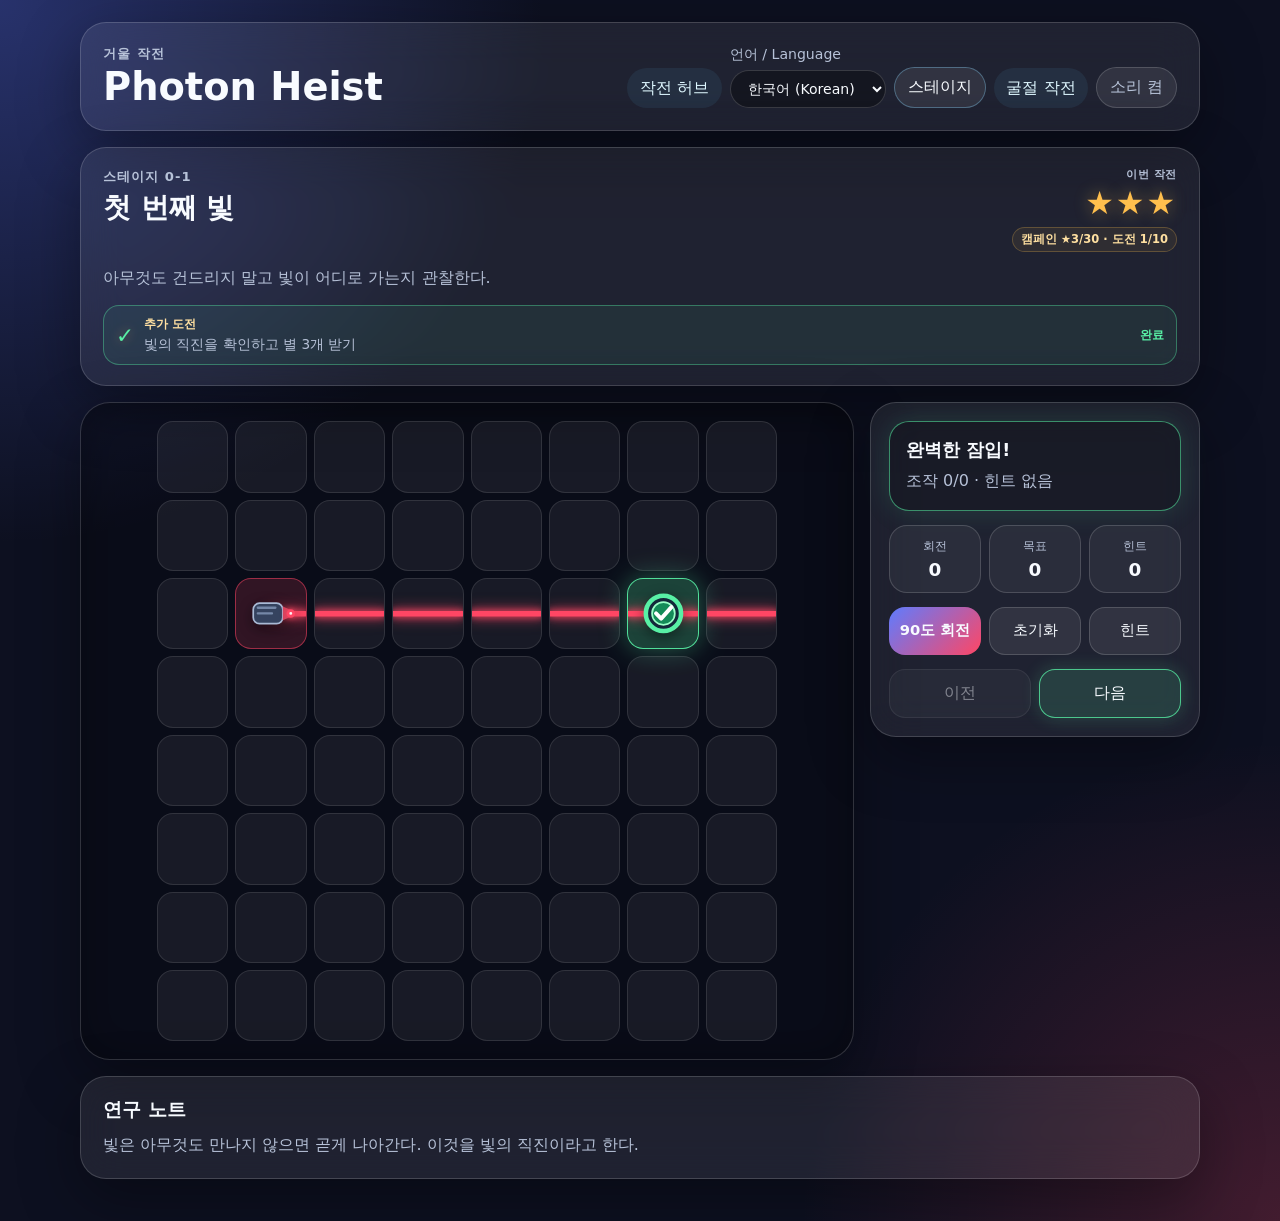
<file: games/photon_heist/index.html>
<!doctype html>
<html lang="ko">
<head>
  <meta charset="utf-8" />
  <meta name="viewport" content="width=device-width, initial-scale=1" />
  <title>Photon Heist: 빛의 도둑</title>
  <link rel="stylesheet" href="styles/style.css?v=20260710c" />
</head>
<body>
  <main class="app-shell">
    <header class="topbar">
      <div>
        <p class="eyebrow" id="chapterLabel">Mirror Mission · 거울 작전</p>
        <h1 id="gameTitle">Photon Heist: 빛의 도둑</h1>
      </div>
      <div class="header-controls">
        <a id="hubLink" class="glass-route-link" href="hub.html">⌂ 작전 허브</a>
        <label class="language-control">
          <span id="languageLabel">언어 / Language</span>
          <select id="languageSelect" aria-label="언어 / Language">
            <option value="ko">한국어 (Korean)</option>
            <option value="en">English (영어)</option>
          </select>
        </label>
        <button id="stageSelectBtn" class="stage-select-toggle" type="button">🗺 스테이지</button>
        <a id="glassRouteLink" class="glass-route-link" href="glass.html">◆ 굴절 실험</a>
        <button id="soundBtn" class="sound-toggle" type="button" aria-pressed="true">🔊 소리 켬</button>
      </div>
    </header>

    <section class="mission-card">
      <div class="mission-header">
        <div>
          <p class="stage-id" id="stageId">Stage 0-1</p>
          <h2 id="stageTitle">첫 번째 빛</h2>
        </div>
        <div class="mission-score">
          <span class="score-caption" id="currentStarsLabel">이번 미션</span>
          <div class="stars" id="stars" aria-label="stars">☆☆☆</div>
          <div class="campaign-progress" id="campaignProgress">누적 ★ 0/30 · ◆ 0/10</div>
        </div>
      </div>
      <p class="mission-intro" id="stageIntro">빛이 어디로 가는지 관찰한다.</p>
      <div class="challenge-strip" id="challengeStrip">
        <span class="challenge-icon" aria-hidden="true">◆</span>
        <div>
          <strong id="challengeLabel">추가 도전</strong>
          <p id="challengeText"></p>
        </div>
        <span id="challengeStatus" class="challenge-status"></span>
      </div>
    </section>

    <section class="game-area">
      <div class="board-wrap">
        <div id="board" class="board" role="grid" aria-label="Laser puzzle board"></div>
        <div id="effectLayer" class="effect-layer" aria-live="polite"></div>
      </div>

      <aside class="panel">
        <div class="status-box" id="statusBox">
          <strong id="statusTitle">미션 대기</strong>
          <p id="statusText">거울을 선택하고 회전해 본다.</p>
        </div>

        <div class="stats-grid">
          <div>
            <span id="rotationsLabel">회전 횟수</span>
            <strong id="rotationsValue">0</strong>
          </div>
          <div>
            <span id="targetLabel">목표</span>
            <strong id="targetValue">0</strong>
          </div>
          <div>
            <span id="hintUsedLabel">힌트</span>
            <strong id="hintUsedValue">0</strong>
          </div>
        </div>

        <div class="mirror-shot-control" id="mirrorShotControl" hidden>
          <div>
            <span id="mirrorShotsLabel">발사 횟수</span>
            <strong id="mirrorShotsValue">0 / 3</strong>
          </div>
          <button id="fireMirrorBtn" class="mirror-fire-button" type="button">▶ 레이저 발사</button>
        </div>

        <div class="objective-tracker" id="objectiveTracker" hidden>
          <span class="objective-tracker-label" id="objectiveTrackerLabel">작전 순서</span>
          <div class="objective-steps" id="objectiveSteps"></div>
        </div>

        <div class="controls">
          <button id="rotateBtn" class="primary" type="button">90° 회전</button>
          <button id="resetBtn" type="button">초기화</button>
          <button id="hintBtn" type="button">힌트</button>
        </div>

        <div class="level-controls">
          <button id="prevBtn" type="button">이전</button>
          <button id="nextBtn" type="button">다음</button>
        </div>
      </aside>
    </section>

    <section class="note-card">
      <h3 id="noteTitle">연구 노트</h3>
      <p id="noteText">스테이지를 클리어하면 짧은 물리 설명이 표시된다.</p>
    </section>
  </main>

  <div id="stageModal" class="modal-backdrop" role="dialog" aria-modal="true" aria-labelledby="stageModalTitle" hidden>
    <section class="stage-select-card">
      <header class="stage-select-header">
        <div>
          <p class="eyebrow" id="stageModalEyebrow">Mission Map</p>
          <h2 id="stageModalTitle">스테이지 선택</h2>
          <p id="progressSummary" class="progress-summary"></p>
        </div>
        <button id="closeStageModalBtn" class="modal-close" type="button" aria-label="닫기">×</button>
      </header>
      <div id="stageSelectGrid" class="stage-select-grid"></div>
      <footer class="stage-select-footer">
        <button id="resetProgressBtn" class="danger-subtle" type="button">진행도 초기화</button>
      </footer>
    </section>
  </div>

  <div id="chapterModal" class="modal-backdrop" role="dialog" aria-modal="true" aria-labelledby="chapterCompleteTitle" hidden>
    <section class="chapter-complete-card">
      <div class="chapter-emblem" aria-hidden="true">✓</div>
      <p class="eyebrow" id="chapterCompleteEyebrow">Mirror Mission Complete</p>
      <h2 id="chapterCompleteTitle">거울 작전 완료!</h2>
      <p id="chapterCompleteText" class="chapter-complete-text"></p>
      <div class="chapter-results">
        <div><span id="chapterStarsLabel">획득 별</span><strong id="chapterStarsValue">0/30</strong></div>
        <div><span id="chapterChallengesLabel">추가 도전</span><strong id="chapterChallengesValue">0/10</strong></div>
      </div>
      <div class="chapter-actions">
        <button id="chapterMapBtn" class="primary" type="button">스테이지 지도</button>
        <button id="closeChapterBtn" type="button">계속 플레이</button>
      </div>
    </section>
  </div>

  <script src="src/streamlit_bridge.js?v=20260710c"></script>
  <script src="src/i18n.js?v=20260710c"></script>
  <script src="src/levels.js?v=20260710c"></script>
  <script src="src/text_fixes.js?v=20260710c"></script>
  <script src="src/raycaster.js?v=20260710c"></script>
  <script src="src/renderer.js?v=20260710c"></script>
  <script src="src/game.js?v=20260710c"></script>
</body>
</html>
</file>
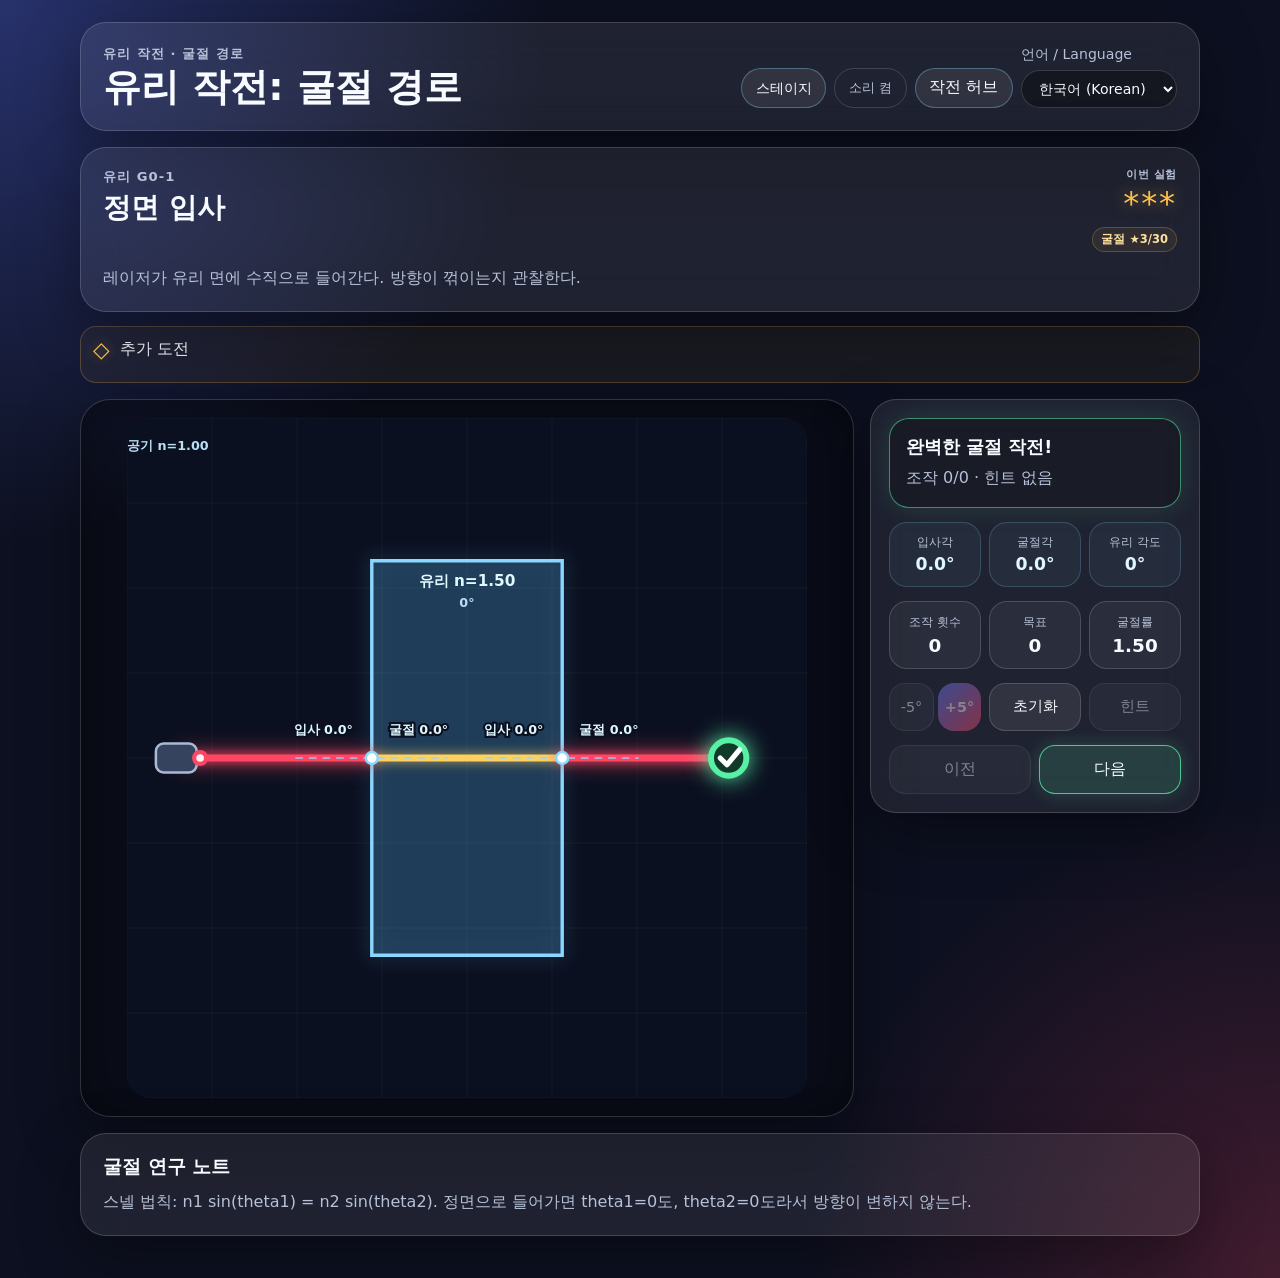
<file: games/photon_heist/glass.html>
<!doctype html>
<html lang="ko">
<head>
  <meta charset="utf-8" />
  <meta name="viewport" content="width=device-width, initial-scale=1" />
  <title>Glass Route · Photon Heist</title>
  <link rel="stylesheet" href="styles/style.css?v=20260710c" />
  <link rel="stylesheet" href="styles/glass.css?v=20260710c" />
</head>
<body>
  <main class="app-shell">
    <header class="topbar glass-topbar">
      <div>
        <p class="eyebrow" id="glassChapter">Prototype 2 · Glass Route</p>
        <h1 id="glassGameTitle">유리 작전: 굴절 경로</h1>
      </div>
      <div class="header-controls">
        <button id="glassStageSelectBtn" class="stage-select-trigger" type="button" aria-label="스테이지 선택">스테이지</button>
        <button id="glassSoundBtn" class="sound-btn" type="button" aria-pressed="true">소리 켬</button>
        <a class="back-link" id="backToMirrors" href="hub.html">← 작전 허브</a>
        <label class="language-control">
          <span id="glassLanguageLabel">언어 / Language</span>
          <select id="glassLanguageSelect" aria-label="언어 / Language">
            <option value="ko">한국어 (Korean)</option>
            <option value="en">English (영어)</option>
          </select>
        </label>
      </div>
    </header>

    <section class="mission-card">
      <div class="mission-header">
        <div>
          <p class="stage-id" id="glassStageId">Glass G0-1</p>
          <h2 id="glassStageTitle">정면 입사</h2>
        </div>
        <div class="mission-score">
          <span class="score-caption" id="glassStarsLabel">이번 실험</span>
          <div class="stars" id="glassStars">☆☆☆</div>
          <div class="campaign-progress" id="glassProgress">굴절 ★ 0/30</div>
        </div>
      </div>
      <p class="mission-intro" id="glassStageIntro"></p>
    </section>

    <section class="challenge-strip" id="glassChallengeStrip" hidden>
      <span class="challenge-icon">◇</span>
      <span class="challenge-label" id="glassChallengeLabel">추가 도전</span>
      <span id="glassChallengeText"></span>
      <span class="challenge-status" id="glassChallengeStatus"></span>
    </section>

    <section class="glass-layout">
      <div class="glass-board-wrap">
        <svg id="glassBoard" class="glass-board" viewBox="0 0 800 800" role="img" aria-label="Refraction experiment board"></svg>
      </div>

      <aside class="panel glass-panel">
        <div class="status-box" id="glassStatusBox">
          <strong id="glassStatusTitle">경로 관찰</strong>
          <p id="glassStatusText">법선과 굴절 경로를 비교한다.</p>
        </div>

        <div class="prediction-control" id="glassPredictionControl" hidden>
          <strong id="glassPredictionQuestion">어느 쪽으로 꺾일까?</strong>
          <div id="glassPredictionOptions" class="prediction-options"></div>
          <small id="glassPredictionFeedback"></small>
        </div>

        <div class="glass-angle-grid">
          <div><span id="incidenceLabel">입사각</span><strong id="incidenceValue">0°</strong></div>
          <div><span id="refractionLabel">굴절각</span><strong id="refractionValue">0°</strong></div>
          <div><span id="glassAngleLabel">레이저 각도</span><strong id="glassAngleValue">0°</strong></div>
        </div>

        <div class="stats-grid">
          <div><span id="glassRotationsLabel">조작 횟수</span><strong id="glassRotationsValue">0</strong></div>
          <div><span id="glassTargetLabel">목표</span><strong id="glassTargetValue">0</strong></div>
          <div><span id="glassIndexLabel">굴절률</span><strong id="glassIndexValue">1.50</strong></div>
        </div>

        <div class="shot-control" id="glassShotControl" hidden>
          <div>
            <span id="glassShotsLabel">발사 횟수</span>
            <strong id="glassShotsValue">0 / 3</strong>
          </div>
          <button id="fireGlassBtn" class="fire-button" type="button">▶ 레이저 발사</button>
        </div>

        <div class="glass-objective-tracker" id="glassObjectiveTracker" hidden>
          <span id="glassObjectiveTrackerLabel">작전 순서</span>
          <div class="glass-objective-steps">
            <div class="glass-objective-step" id="glassShardStep"><b>◆</b><span id="glassShardStepLabel">정보 조각</span></div>
            <span aria-hidden="true">→</span>
            <div class="glass-objective-step" id="glassExitStep"><b>✓</b><span id="glassExitStepLabel">탈출</span></div>
          </div>
        </div>

        <div class="controls glass-controls">
          <div class="rotate-pair">
            <button id="rotateMinusBtn" type="button">−5°</button>
            <button id="rotatePlusBtn" class="primary" type="button">+5°</button>
          </div>
          <div class="rotate-pair fine-rotate-pair" id="fineRotatePair" hidden>
            <button id="fineRotateMinusBtn" type="button">−1° 미세</button>
            <button id="fineRotatePlusBtn" type="button">+1° 미세</button>
          </div>
          <button id="resetGlassBtn" type="button">초기화</button>
          <button id="glassHintBtn" type="button">힌트</button>
        </div>

        <div class="level-controls">
          <button id="prevGlassBtn" type="button">이전</button>
          <button id="nextGlassBtn" type="button">다음</button>
        </div>
      </aside>
    </section>

    <section class="note-card">
      <h3 id="glassNoteTitle">굴절 연구 노트</h3>
      <p id="glassNoteText">실험을 완료하면 굴절 설명이 표시된다.</p>
    </section>
  </main>

  <div id="glassStageModal" class="modal-backdrop" role="dialog" aria-modal="true" aria-labelledby="glassModalTitle" hidden>
    <div class="stage-select-card">
      <div class="stage-select-header">
        <div>
          <h2 id="glassModalTitle">굴절 스테이지</h2>
          <p class="progress-summary" id="glassProgressSummary"></p>
        </div>
        <button id="closeGlassModalBtn" class="modal-close" type="button" aria-label="닫기">×</button>
      </div>
      <div id="glassStageGrid" class="stage-select-grid"></div>
      <div style="margin-top:14px;text-align:right">
        <button id="resetGlassProgressBtn" type="button" style="font-size:0.8rem;opacity:0.6">기록 초기화</button>
      </div>
    </div>
  </div>

  <script src="src/streamlit_bridge.js?v=20260710c"></script>
  <script src="src/optics.js?v=20260710c"></script>
  <script src="src/glass_levels.js?v=20260710c"></script>
  <script src="src/text_fixes.js?v=20260710c"></script>
  <script src="src/glass_game.js?v=20260710c"></script>
</body>
</html>
</file>
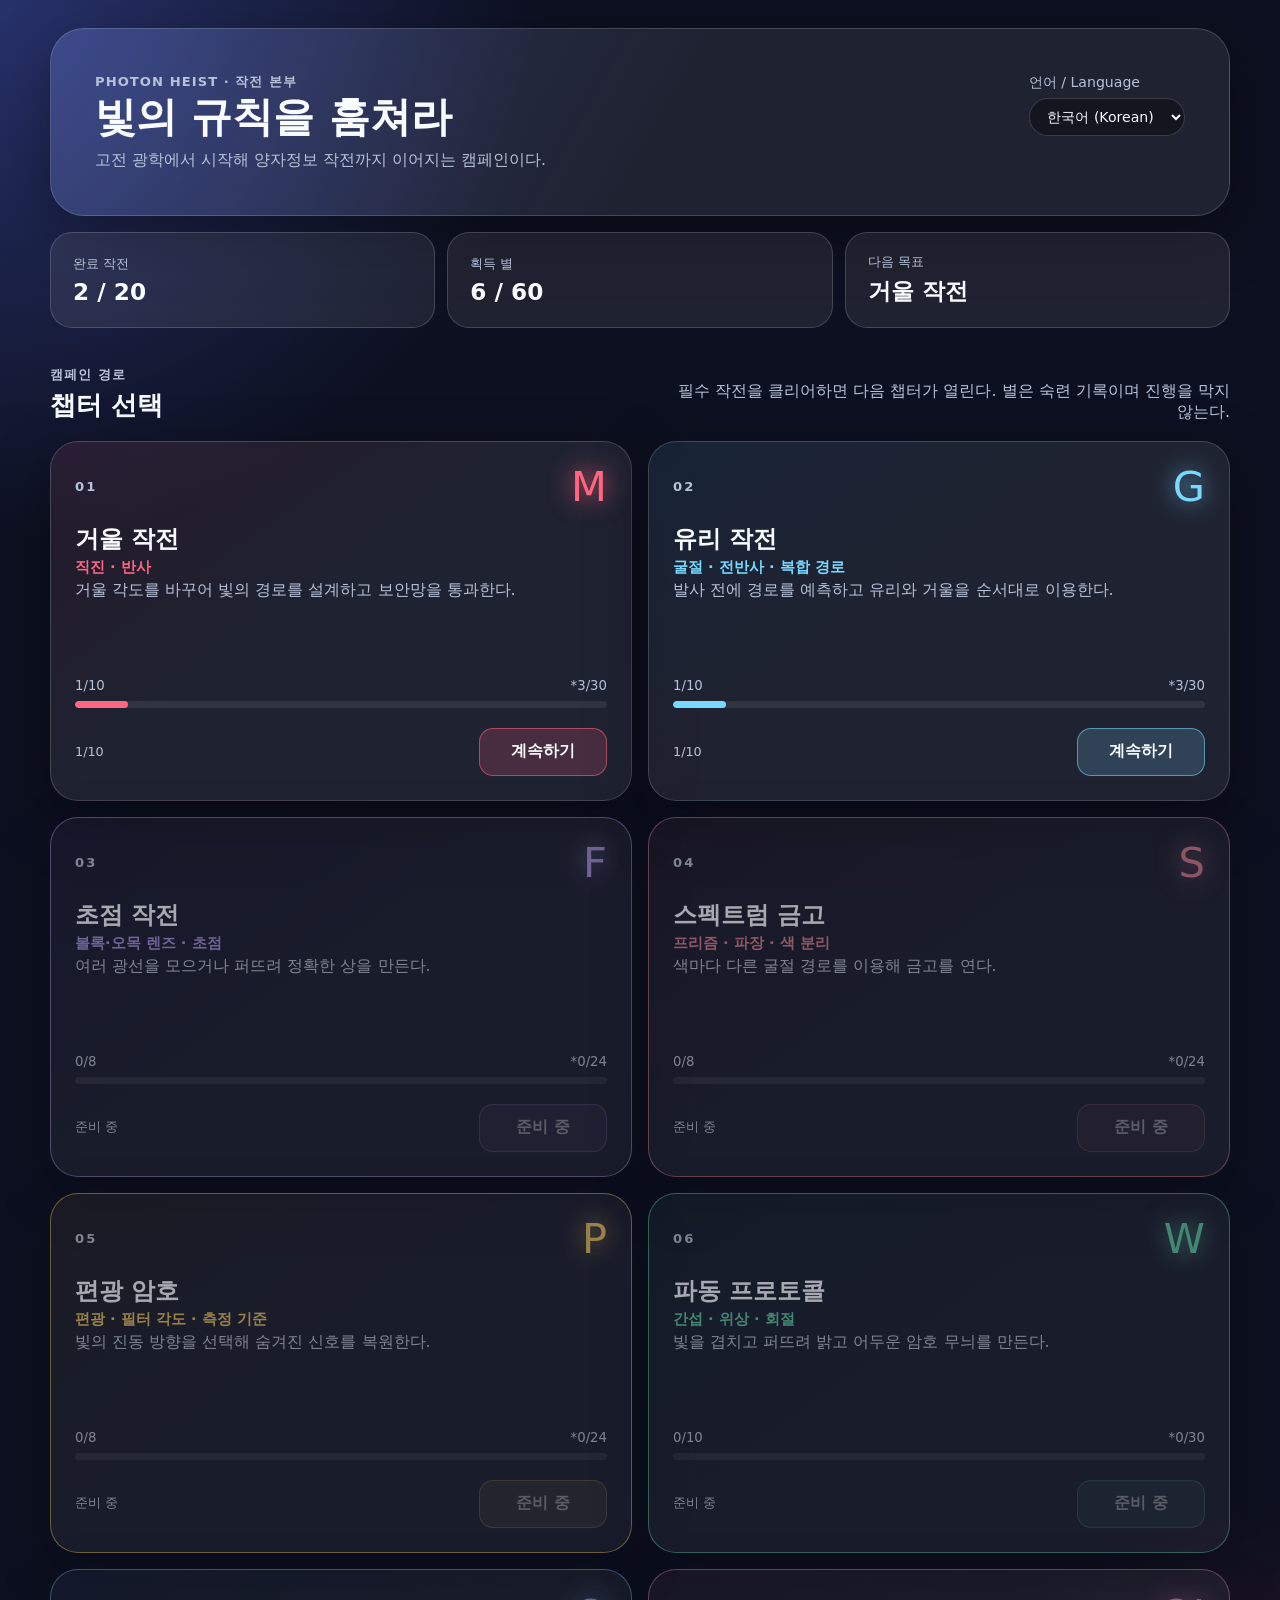
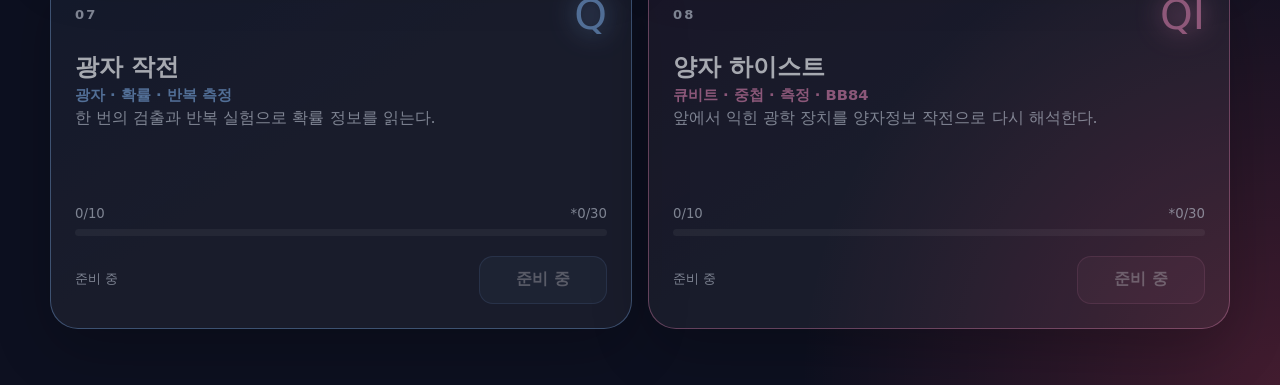
<file: games/photon_heist/hub.html>
<!doctype html>
<html lang="ko">
<head>
  <meta charset="utf-8" />
  <meta name="viewport" content="width=device-width, initial-scale=1" />
  <title>Photon Heist · 작전 허브</title>
  <link rel="stylesheet" href="styles/style.css?v=20260710c" />
  <link rel="stylesheet" href="styles/hub.css?v=20260710c" />
</head>
<body>
  <main class="hub-shell">
    <header class="hub-hero">
      <div>
        <p class="eyebrow" id="hubEyebrow">Photon Heist · 작전 본부</p>
        <h1 id="hubTitle">빛의 규칙을 훔쳐라</h1>
        <p id="hubIntro">고전 광학에서 시작해 양자정보 작전까지 이어지는 캠페인이다.</p>
      </div>
      <label class="language-control hub-language">
        <span id="hubLanguageLabel">언어 / Language</span>
        <select id="hubLanguageSelect" aria-label="언어 / Language">
          <option value="ko">한국어 (Korean)</option>
          <option value="en">English (영어)</option>
        </select>
      </label>
    </header>

    <section class="hub-summary" aria-label="전체 진행도">
      <div><span id="hubCompletedLabel">완료 작전</span><strong id="hubCompleted">0 / 20</strong></div>
      <div><span id="hubStarsLabel">획득 별</span><strong id="hubStars">0 / 60</strong></div>
      <div><span id="hubNextLabel">다음 목표</span><strong id="hubNext">거울 작전</strong></div>
    </section>

    <section class="hub-section-heading">
      <div>
        <p class="eyebrow" id="campaignEyebrow">Campaign Route</p>
        <h2 id="campaignTitle">챕터 선택</h2>
      </div>
      <p id="unlockRule">필수 작전 클리어로 다음 챕터가 열린다. 별은 숙련 기록이며 진행을 막지 않는다.</p>
    </section>

    <section class="chapter-grid" id="chapterGrid" aria-live="polite"></section>
  </main>

  <script src="src/streamlit_bridge.js?v=20260710c"></script>
  <script src="src/chapters.js?v=20260710c"></script>
  <script src="src/text_fixes.js?v=20260710c"></script>
  <script src="src/hub.js?v=20260710c"></script>
</body>
</html>
</file>
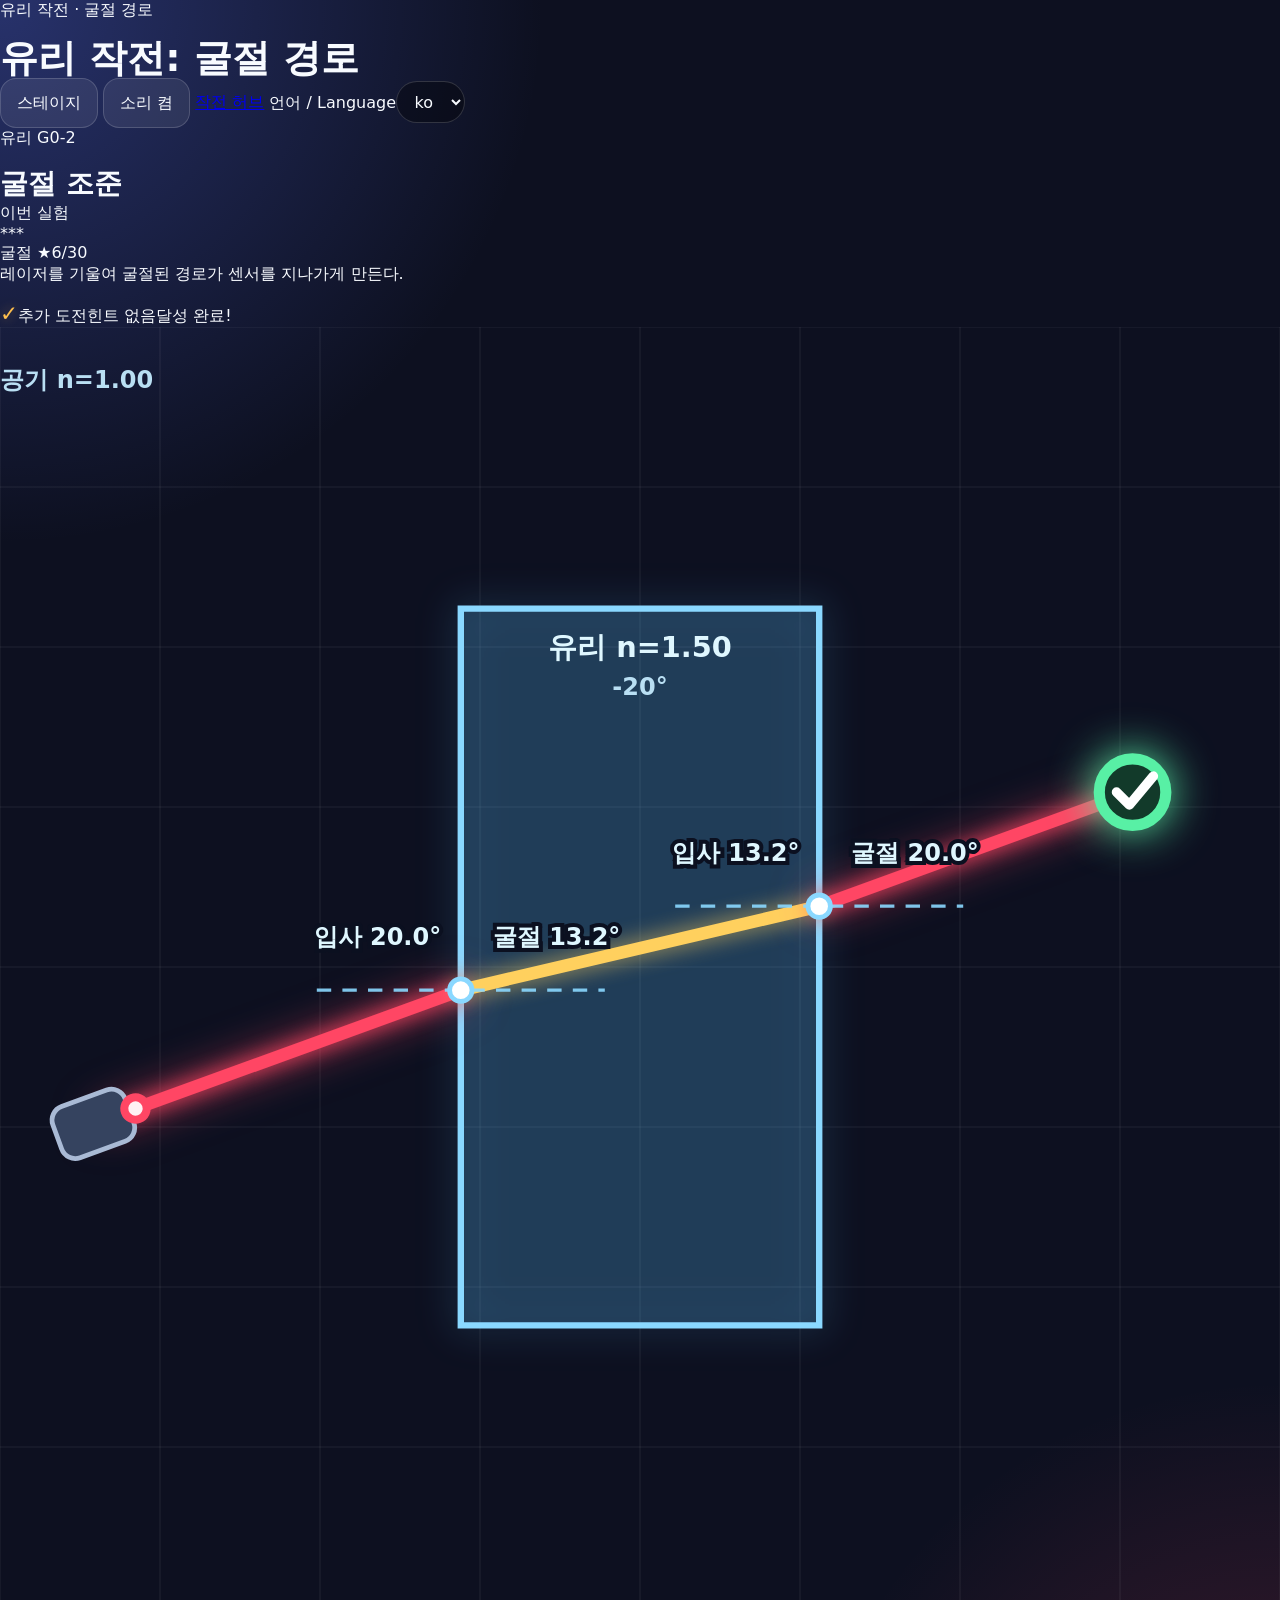
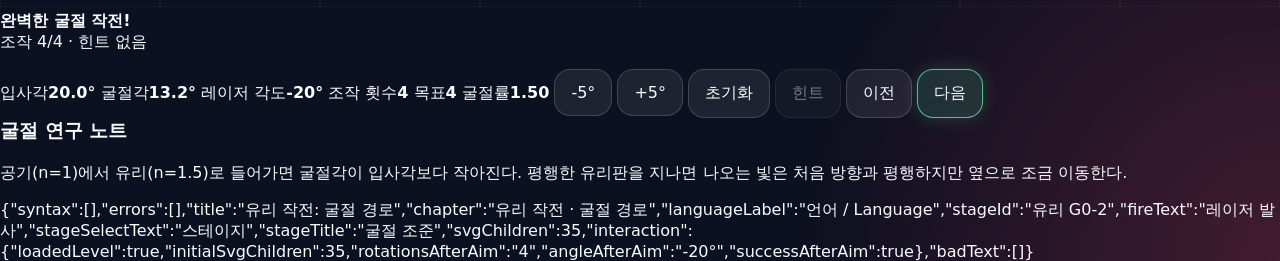
<file: games/photon_heist/tests/glass_runtime_probe.html>
<!doctype html>
<html lang="ko">
<head>
  <meta charset="utf-8">
  <title>Photon Heist Glass Runtime Probe</title>
  <script>
    window.__probeErrors = [];
    window.__probeSyntax = [];
    window.__probeCurrentScript = "inline";
    function probeSyntax(name, url) {
      if (window.location.protocol === "file:") return;
      try {
        var xhr = new XMLHttpRequest();
        xhr.open("GET", url, false);
        xhr.send(null);
        new Function(xhr.responseText);
      } catch (error) {
        window.__probeSyntax.push(name + " | " + error.name + " | " + error.message);
      }
    }
    [
      ["streamlit_bridge.js", "../src/streamlit_bridge.js?v=20260710c"],
      ["optics.js", "../src/optics.js?v=20260710c"],
      ["glass_levels.js", "../src/glass_levels.js?v=20260710c"],
      ["text_fixes.js", "../src/text_fixes.js?v=20260710c"],
      ["glass_game.js", "../src/glass_game.js?v=20260710c"]
    ].forEach(function (item) { probeSyntax(item[0], item[1]); });
    window.addEventListener("error", function (event) {
      window.__probeErrors.push([
        window.__probeCurrentScript,
        event.message,
        event.filename,
        event.lineno,
        event.colno
      ].join(" | "));
    });
    window.addEventListener("load", function () {
      window.setTimeout(function () {
        var output = document.getElementById("probeOutput");
        var board = document.getElementById("glassBoard");
        var interaction = {
          loadedLevel: false,
          initialSvgChildren: board ? board.children.length : -1,
          rotationsAfterAim: null,
          angleAfterAim: null,
          successAfterAim: false
        };
        try {
          if (typeof loadGlassLevel === "function") {
            loadGlassLevel(1);
            interaction.loadedLevel = document.getElementById("glassStageId").textContent.indexOf("G0-2") !== -1;
            var minus = document.getElementById("rotateMinusBtn");
            if (minus) {
              minus.click();
              minus.click();
              minus.click();
              minus.click();
            }
            interaction.rotationsAfterAim = document.getElementById("glassRotationsValue").textContent;
            interaction.angleAfterAim = document.getElementById("glassAngleValue").textContent;
            interaction.successAfterAim = document.getElementById("glassStatusBox").classList.contains("success");
          }
        } catch (error) {
          window.__probeErrors.push("interaction | " + error.name + " | " + error.message);
        }
        var bodyText = document.body ? document.body.textContent : "";
        var badPatterns = ["쨌", "罐", "諛", "怨", "嫄", "援", "鍮", "吏", "痢", "?꾨", "?덉", "?묒", "?뚰", "?좊", "?"];
        output.textContent = JSON.stringify({
          syntax: window.__probeSyntax,
          errors: window.__probeErrors,
          title: document.getElementById("glassGameTitle").textContent,
          chapter: document.getElementById("glassChapter").textContent,
          languageLabel: document.getElementById("glassLanguageLabel").textContent,
          stageId: document.getElementById("glassStageId").textContent,
          fireText: document.getElementById("fireGlassBtn").textContent,
          stageSelectText: document.getElementById("glassStageSelectBtn").textContent,
          stageTitle: document.getElementById("glassStageTitle").textContent,
          svgChildren: board ? board.children.length : -1,
          interaction: interaction,
          badText: badPatterns.filter(function (pattern) { return bodyText.indexOf(pattern) !== -1; })
        });
      }, 300);
    });
  </script>
  <link rel="stylesheet" href="../styles/style.css?v=20260710c">
  <link rel="stylesheet" href="../styles/glass.css?v=20260710c">
</head>
<body>
  <main>
    <p id="glassChapter"></p>
    <h1 id="glassGameTitle"></h1>
    <button id="glassStageSelectBtn" type="button"></button>
    <button id="glassSoundBtn" type="button"></button>
    <a id="backToMirrors" href="../hub.html"></a>
    <label><span id="glassLanguageLabel"></span><select id="glassLanguageSelect"><option value="ko">ko</option><option value="en">en</option></select></label>
    <p id="glassStageId"></p>
    <h2 id="glassStageTitle"></h2>
    <span id="glassStarsLabel"></span>
    <div id="glassStars"></div>
    <div id="glassProgress"></div>
    <p id="glassStageIntro"></p>
    <section id="glassChallengeStrip" hidden><span class="challenge-icon"></span><span id="glassChallengeLabel"></span><span id="glassChallengeText"></span><span id="glassChallengeStatus"></span></section>
    <svg id="glassBoard" viewBox="0 0 800 800"></svg>
    <div id="glassStatusBox"><strong id="glassStatusTitle"></strong><p id="glassStatusText"></p></div>
    <div id="glassPredictionControl" hidden><strong id="glassPredictionQuestion"></strong><div id="glassPredictionOptions"></div><small id="glassPredictionFeedback"></small></div>
    <span id="incidenceLabel"></span><strong id="incidenceValue"></strong>
    <span id="refractionLabel"></span><strong id="refractionValue"></strong>
    <span id="glassAngleLabel"></span><strong id="glassAngleValue"></strong>
    <span id="glassRotationsLabel"></span><strong id="glassRotationsValue"></strong>
    <span id="glassTargetLabel"></span><strong id="glassTargetValue"></strong>
    <span id="glassIndexLabel"></span><strong id="glassIndexValue"></strong>
    <div id="glassShotControl" hidden><span id="glassShotsLabel"></span><strong id="glassShotsValue"></strong><button id="fireGlassBtn" type="button"></button></div>
    <div id="glassObjectiveTracker" hidden><span id="glassObjectiveTrackerLabel"></span><div><div id="glassShardStep"><b></b><span id="glassShardStepLabel"></span></div><div id="glassExitStep"><b></b><span id="glassExitStepLabel"></span></div></div></div>
    <button id="rotateMinusBtn" type="button"></button>
    <button id="rotatePlusBtn" type="button"></button>
    <div id="fineRotatePair" hidden><button id="fineRotateMinusBtn" type="button"></button><button id="fineRotatePlusBtn" type="button"></button></div>
    <button id="resetGlassBtn" type="button"></button>
    <button id="glassHintBtn" type="button"></button>
    <button id="prevGlassBtn" type="button"></button>
    <button id="nextGlassBtn" type="button"></button>
    <h3 id="glassNoteTitle"></h3>
    <p id="glassNoteText"></p>
    <div id="glassStageModal" hidden><h2 id="glassModalTitle"></h2><p id="glassProgressSummary"></p><div id="glassStageGrid"></div><button id="closeGlassModalBtn" type="button"></button><button id="resetGlassProgressBtn" type="button"></button></div>
    <div id="probeOutput">pending</div>
  </main>
  <script>window.__probeCurrentScript = "streamlit_bridge.js";</script>
  <script src="../src/streamlit_bridge.js?v=20260710c"></script>
  <script>window.__probeCurrentScript = "optics.js";</script>
  <script src="../src/optics.js?v=20260710c"></script>
  <script>window.__probeCurrentScript = "glass_levels.js";</script>
  <script src="../src/glass_levels.js?v=20260710c"></script>
  <script>window.__probeCurrentScript = "text_fixes.js";</script>
  <script src="../src/text_fixes.js?v=20260710c"></script>
  <script>window.__probeCurrentScript = "glass_game.js";</script>
  <script src="../src/glass_game.js?v=20260710c"></script>
  <script>window.__probeCurrentScript = "after-glass";</script>
</body>
</html>
</file>
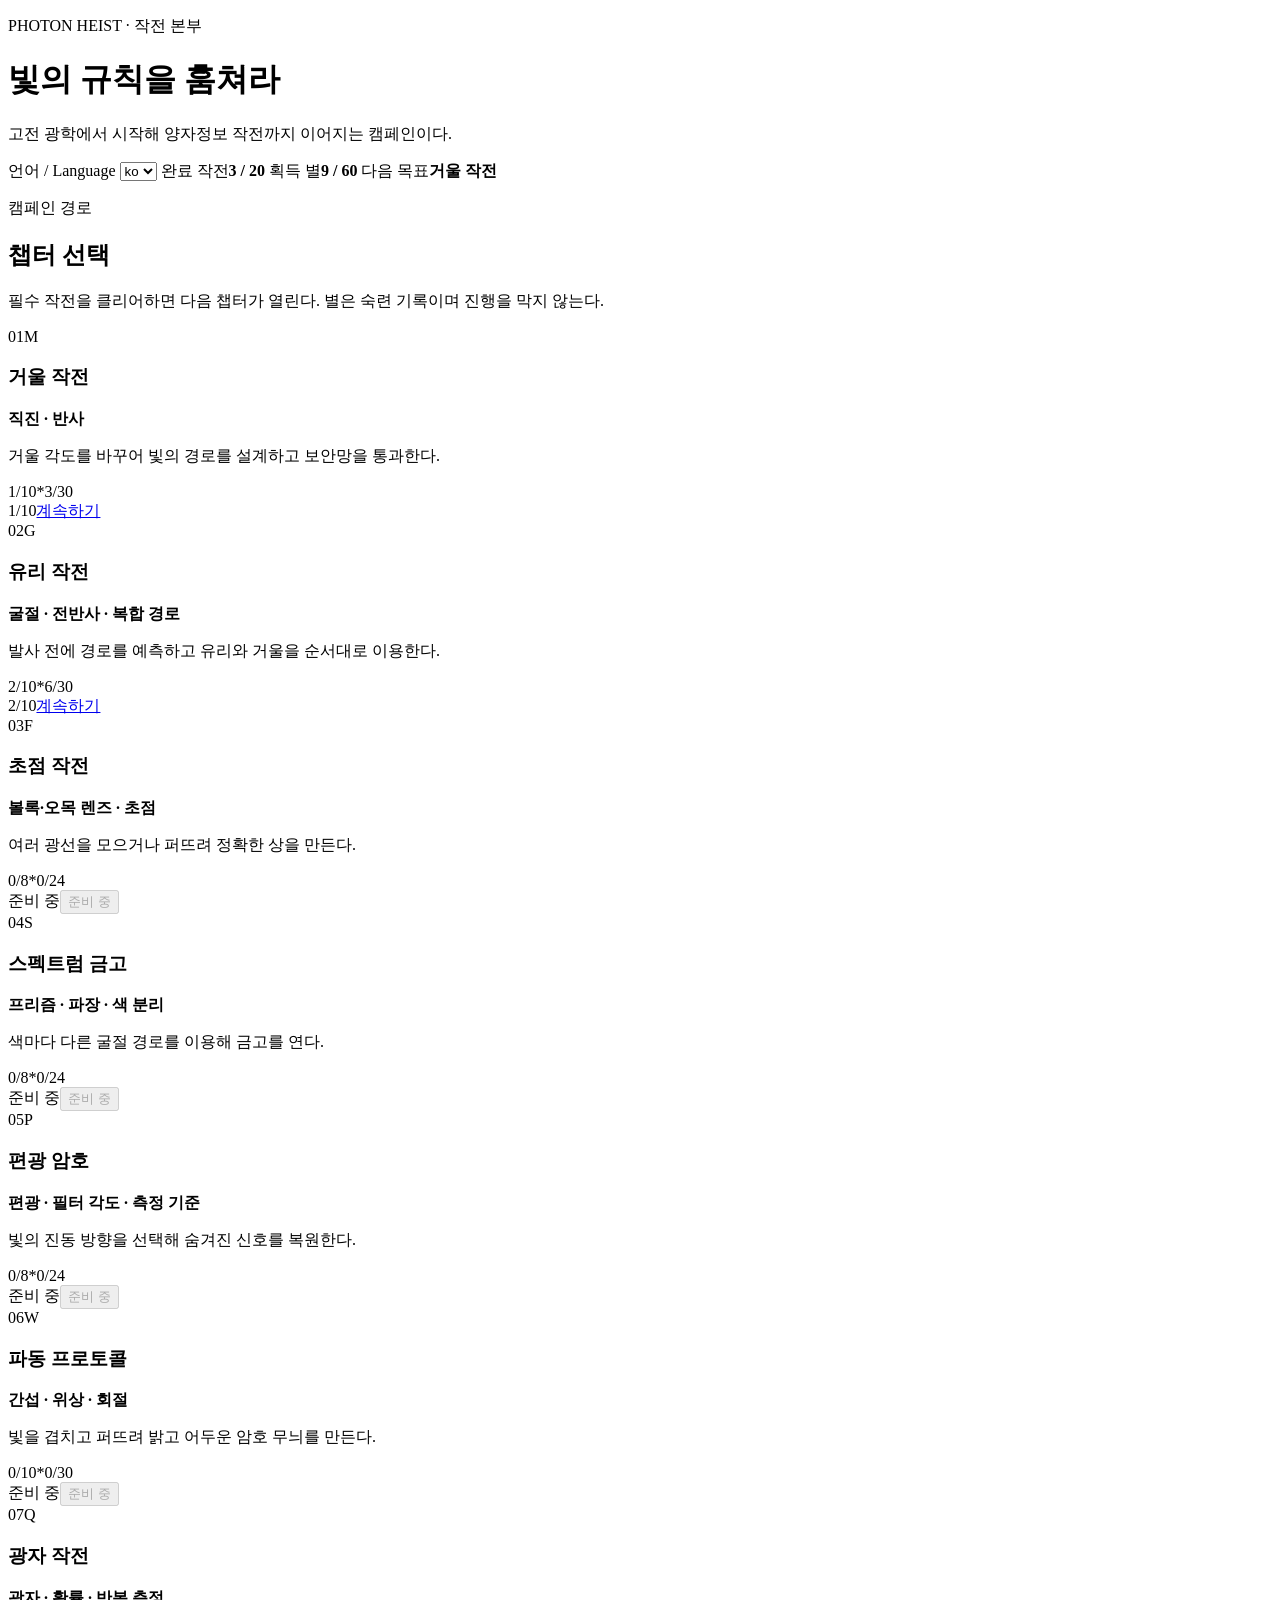
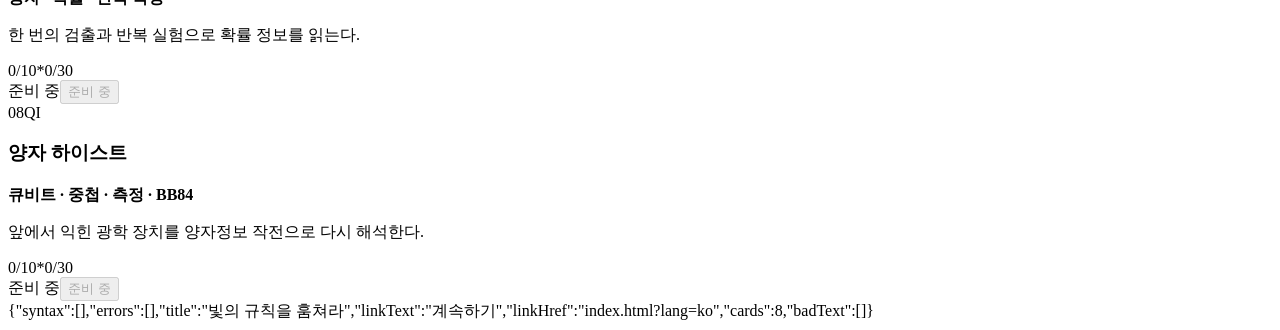
<file: games/photon_heist/tests/hub_runtime_probe.html>
<!doctype html>
<html lang="ko">
<head>
  <meta charset="utf-8">
  <title>Photon Heist Hub Runtime Probe</title>
  <script>
    window.__probeErrors = [];
    window.__probeSyntax = [];
    window.__probeCurrentScript = "inline";
    try {
      localStorage.setItem("photonHeistProgressV1", JSON.stringify({
        bestStars: { "0-1": 3 },
        bestRotations: { "0-1": 0 },
        bestShots: {},
        challenges: {},
        unlockedIndex: 1
      }));
    } catch (_) {}
    function probeSyntax(name, url) {
      if (window.location.protocol === "file:") return;
      try {
        var xhr = new XMLHttpRequest();
        xhr.open("GET", url, false);
        xhr.send(null);
        new Function(xhr.responseText);
      } catch (error) {
        window.__probeSyntax.push(name + " | " + error.name + " | " + error.message);
      }
    }
    [
      ["streamlit_bridge.js", "../src/streamlit_bridge.js?v=20260710c"],
      ["chapters.js", "../src/chapters.js?v=20260710c"],
      ["text_fixes.js", "../src/text_fixes.js?v=20260710c"],
      ["hub.js", "../src/hub.js?v=20260710c"]
    ].forEach(function (item) { probeSyntax(item[0], item[1]); });
    window.addEventListener("error", function (event) {
      window.__probeErrors.push([
        window.__probeCurrentScript,
        event.message,
        event.filename,
        event.lineno,
        event.colno
      ].join(" | "));
    });
    window.addEventListener("load", function () {
      window.setTimeout(function () {
        var output = document.getElementById("probeOutput");
        var firstLink = document.querySelector(".chapter-enter");
        var bodyText = document.body ? document.body.textContent : "";
        var badPatterns = ["쨌", "罐", "諛", "怨", "嫄", "援", "鍮", "吏", "痢", "?꾨", "?덉", "?묒", "?뚰", "?좊", "?"];
        output.textContent = JSON.stringify({
          syntax: window.__probeSyntax,
          errors: window.__probeErrors,
          title: document.getElementById("hubTitle").textContent,
          linkText: firstLink ? firstLink.textContent : "",
          linkHref: firstLink ? firstLink.getAttribute("href") : "",
          cards: document.querySelectorAll(".chapter-card").length,
          badText: badPatterns.filter(function (pattern) { return bodyText.indexOf(pattern) !== -1; })
        });
      }, 250);
    });
  </script>
</head>
<body>
  <main>
    <p id="hubEyebrow"></p>
    <h1 id="hubTitle"></h1>
    <p id="hubIntro"></p>
    <label id="hubLanguageLabel"></label>
    <select id="hubLanguageSelect"><option value="ko">ko</option><option value="en">en</option></select>
    <span id="hubCompletedLabel"></span><strong id="hubCompleted"></strong>
    <span id="hubStarsLabel"></span><strong id="hubStars"></strong>
    <span id="hubNextLabel"></span><strong id="hubNext"></strong>
    <p id="campaignEyebrow"></p>
    <h2 id="campaignTitle"></h2>
    <p id="unlockRule"></p>
    <div id="chapterGrid"></div>
    <div id="probeOutput">pending</div>
  </main>
  <script>window.__probeCurrentScript = "streamlit_bridge.js";</script>
  <script src="../src/streamlit_bridge.js?v=20260710c"></script>
  <script>window.__probeCurrentScript = "chapters.js";</script>
  <script src="../src/chapters.js?v=20260710c"></script>
  <script>window.__probeCurrentScript = "text_fixes.js";</script>
  <script src="../src/text_fixes.js?v=20260710c"></script>
  <script>window.__probeCurrentScript = "hub.js";</script>
  <script src="../src/hub.js?v=20260710c"></script>
  <script>window.__probeCurrentScript = "after-hub";</script>
</body>
</html>
</file>
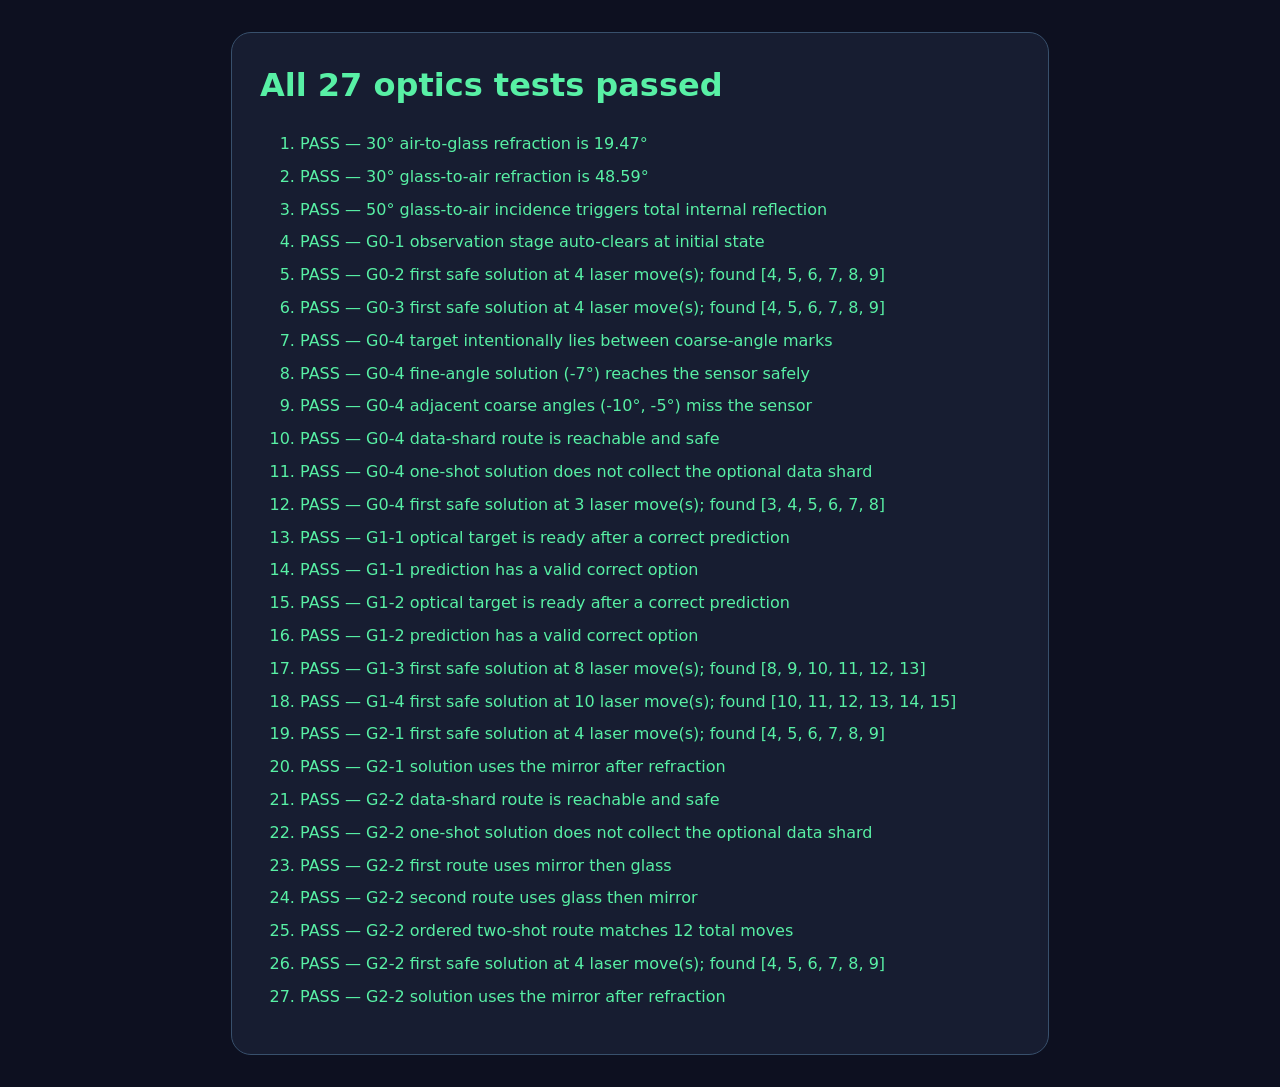
<file: games/photon_heist/tests/optics_test.html>
<!doctype html>
<html lang="en">
<head>
  <meta charset="utf-8" />
  <title>Photon Heist Optics Tests</title>
  <style>
    body { margin: 0; padding: 32px; color: #eef7ff; background: #0d1020; font: 16px/1.55 system-ui; }
    main { max-width: 760px; margin: auto; padding: 28px; border: 1px solid #38506c; border-radius: 20px; background: #171d31; }
    h1 { margin-top: 0; }
    li { margin: 8px 0; }
    .pass { color: #58f0a5; }
    .fail { color: #ff7087; white-space: pre-wrap; }
  </style>
</head>
<body>
  <main>
    <h1 id="result">Running optics tests…</h1>
    <ol id="results"></ol>
  </main>
  <script src="../src/optics.js"></script>
  <script src="../src/glass_levels.js"></script>
  <script>
    const output = document.getElementById("results");
    let passed = 0;

    function assert(condition, message) {
      if (!condition) throw new Error(message);
      const item = document.createElement("li");
      item.className = "pass";
      item.textContent = `PASS — ${message}`;
      output.appendChild(item);
      passed += 1;
    }

    function near(actual, expected, tolerance = 0.05) {
      return Math.abs(actual - expected) <= tolerance;
    }

    function segmentIntersectsAABB(p1, p2, rect) {
      const dx = p2.x - p1.x, dy = p2.y - p1.y;
      let tmin = 0, tmax = 1;
      for (const [p, q] of [
        [-dx, p1.x - rect.x1], [dx, rect.x2 - p1.x],
        [-dy, p1.y - rect.y1], [dy, rect.y2 - p1.y]
      ]) {
        if (Math.abs(p) < 1e-9) {
          if (q < 0) return false;
          continue;
        }
        const t = q / p;
        if (p < 0) tmin = Math.max(tmin, t);
        else tmax = Math.min(tmax, t);
        if (tmin > tmax) return false;
      }
      return true;
    }

    function isSafe(trace, level) {
      return !(level.dangerZones || []).some(zone =>
        trace.segments.some(seg => segmentIntersectsAABB(seg.start, seg.end, zone))
      );
    }

    try {
      const airToGlass = Optics.refract(
        { x: Math.cos(Math.PI / 6), y: Math.sin(Math.PI / 6) },
        { x: 1, y: 0 },
        1,
        1.5
      );
      assert(!airToGlass.tir && near(airToGlass.refractionAngle, 19.47), "30° air-to-glass refraction is 19.47°");

      const glassToAir = Optics.refract(
        { x: Math.cos(Math.PI / 6), y: Math.sin(Math.PI / 6) },
        { x: 1, y: 0 },
        1.5,
        1
      );
      assert(!glassToAir.tir && near(glassToAir.refractionAngle, 48.59), "30° glass-to-air refraction is 48.59°");

      const totalInternalReflection = Optics.refract(
        { x: Math.cos(50 * Math.PI / 180), y: Math.sin(50 * Math.PI / 180) },
        { x: 1, y: 0 },
        1.5,
        1
      );
      assert(totalInternalReflection.tir, "50° glass-to-air incidence triggers total internal reflection");

      GLASS_LEVELS.forEach(level => {
        // Build sensor using the game's sensorFromSolution logic (handles laser vs glass mode)
        let solSource, solGlass;
        if (level.rotateMode === "laser") {
          solSource = { ...level.source, angle: level.solutionAngle };
          solGlass  = { ...level.glass, angle: level.glass.initialAngle };
        } else {
          solSource = level.source;
          solGlass  = { ...level.glass, angle: level.solutionAngle };
        }
        const solTrace = Optics.traceRay({
          source: solSource,
          glass: solGlass,
          mirrors: level.mirrors || []
        });
        const solSeg = solTrace.segments[solTrace.segments.length - 1];
        const sensorT = level.sensorT || 0.68;
        const sensor = {
          x: solSeg.start.x + (solSeg.end.x - solSeg.start.x) * sensorT,
          y: solSeg.start.y + (solSeg.end.y - solSeg.start.y) * sensorT,
          radius: level.sensorRadius || 0.026
        };

        if (level.fineStepDeg) {
          const coarseStep = level.stepDeg || 5;
          const offset = level.solutionAngle - level.source.angle;
          assert(Math.abs(offset / coarseStep - Math.round(offset / coarseStep)) > 1e-6,
            `${level.id} target intentionally lies between coarse-angle marks`);
          assert(Optics.traceHitsSensor(solTrace, sensor) && isSafe(solTrace, level),
            `${level.id} fine-angle solution (${level.solutionAngle}°) reaches the sensor safely`);
          const lowerAngle = level.source.angle + Math.floor(offset / coarseStep) * coarseStep;
          const upperAngle = level.source.angle + Math.ceil(offset / coarseStep) * coarseStep;
          const coarseNeighborsMiss = [lowerAngle, upperAngle].every(angle => {
            const trace = Optics.traceRay({
              source: { ...level.source, angle },
              glass: { ...level.glass, angle: level.glass.initialAngle },
              mirrors: level.mirrors || []
            });
            return !Optics.traceHitsSensor(trace, sensor);
          });
          assert(coarseNeighborsMiss,
            `${level.id} adjacent coarse angles (${lowerAngle}°, ${upperAngle}°) miss the sensor`);
        }

        if (level.shardAngle !== undefined) {
          const shardTrace = Optics.traceRay({
            source: { ...level.source, angle: level.shardAngle },
            glass: { ...level.glass, angle: level.glass.initialAngle },
            mirrors: level.mirrors || []
          });
          const shardSeg = shardTrace.segments[shardTrace.segments.length - 1];
          const shardT = level.shardT || 0.72;
          const shard = {
            x: shardSeg.start.x + (shardSeg.end.x - shardSeg.start.x) * shardT,
            y: shardSeg.start.y + (shardSeg.end.y - shardSeg.start.y) * shardT,
            radius: level.shardRadius || 0.018
          };
          assert(Optics.traceHitsSensor(shardTrace, shard) && isSafe(shardTrace, level),
            `${level.id} data-shard route is reachable and safe`);
          assert(!Optics.traceHitsSensor(solTrace, shard),
            `${level.id} one-shot solution does not collect the optional data shard`);
          if (level.requiresShard) {
            const shardTypes = shardTrace.events.map(event => event.type);
            const solutionTypes = solTrace.events.map(event => event.type);
            assert(shardTypes[0] === "mirror" && shardTypes.includes("refraction"),
              `${level.id} first route uses mirror then glass`);
            assert(solutionTypes[0] === "refraction" && solutionTypes.includes("mirror"),
              `${level.id} second route uses glass then mirror`);
            const sequenceMoves = Math.abs(level.shardAngle - level.source.angle) / (level.stepDeg || 5)
              + Math.abs(level.solutionAngle - level.shardAngle) / (level.stepDeg || 5);
            assert(sequenceMoves === level.targetRotations,
              `${level.id} ordered two-shot route matches ${level.targetRotations} total moves`);
          }
        }

        // Observation stages: should auto-clear at the initial state
        if (!level.rotatable) {
          const trace = Optics.traceRay({
            source: level.source,
            glass: { ...level.glass, angle: level.glass.initialAngle },
            mirrors: level.mirrors || []
          });
          assert(Optics.traceHitsSensor(trace, sensor), level.prediction
            ? `${level.id} optical target is ready after a correct prediction`
            : `${level.id} observation stage auto-clears at initial state`);
          if (level.prediction) {
            assert(level.prediction.options.some(option => option.id === level.prediction.correct),
              `${level.id} prediction has a valid correct option`);
          }
          return;
        }

        // Laser rotation: search both directions and require a danger-zone-safe hit.
        if (level.rotateMode === "laser") {
          const startAngle = level.source.angle;
          const expectedRotations = level.firstSolutionRotations ?? level.targetRotations;
          const maxChecks = expectedRotations + 5;
          const successfulRotations = [];
          const steps = [level.stepDeg || 5];
          if (level.fineStepDeg) steps.push(level.fineStepDeg);
          let frontier = new Set([startAngle]);
          for (let moves = 0; moves <= maxChecks; moves++) {
            const hitAtThisCost = [...frontier].some(angle => {
              const trace = Optics.traceRay({
                source: { ...level.source, angle },
                glass:  { ...level.glass, angle: level.glass.initialAngle },
                mirrors: level.mirrors || []
              });
              return Optics.traceHitsSensor(trace, sensor) && isSafe(trace, level);
            });
            if (hitAtThisCost) successfulRotations.push(moves);
            const next = new Set(frontier);
            frontier.forEach(angle => steps.forEach(step => {
              next.add(angle - step);
              next.add(angle + step);
            }));
            frontier = next;
          }
          assert(successfulRotations.length > 0 && successfulRotations[0] === expectedRotations,
            `${level.id} first safe solution at ${expectedRotations} laser move(s); found [${successfulRotations.join(", ")}]`);
          if (level.mirrors?.length) {
            assert(solTrace.events.some(event => event.type === "mirror"),
              `${level.id} solution uses the mirror after refraction`);
          }
          return;
        }

        // Glass rotation: verify solution hits sensor and initial state does not
        const solGlassTrace = Optics.traceRay({
          source: level.source,
          glass: { ...level.glass, angle: level.solutionAngle },
          mirrors: level.mirrors || []
        });
        assert(Optics.traceHitsSensor(solGlassTrace, sensor),
          `${level.id} solution glass angle (${level.solutionAngle}°) hits sensor`);
        const initGlassTrace = Optics.traceRay({
          source: level.source,
          glass: { ...level.glass, angle: level.glass.initialAngle },
          mirrors: level.mirrors || []
        });
        assert(!Optics.traceHitsSensor(initGlassTrace, sensor),
          `${level.id} initial glass angle misses sensor`);
      });

      document.getElementById("result").className = "pass";
      document.getElementById("result").textContent = `All ${passed} optics tests passed`;
      document.body.dataset.testStatus = "passed";
    } catch (error) {
      const item = document.createElement("li");
      item.className = "fail";
      item.textContent = `FAIL — ${error.stack || error.message}`;
      output.appendChild(item);
      document.getElementById("result").className = "fail";
      document.getElementById("result").textContent = "Optics tests failed";
      document.body.dataset.testStatus = "failed";
    }
  </script>
</body>
</html>
</file>
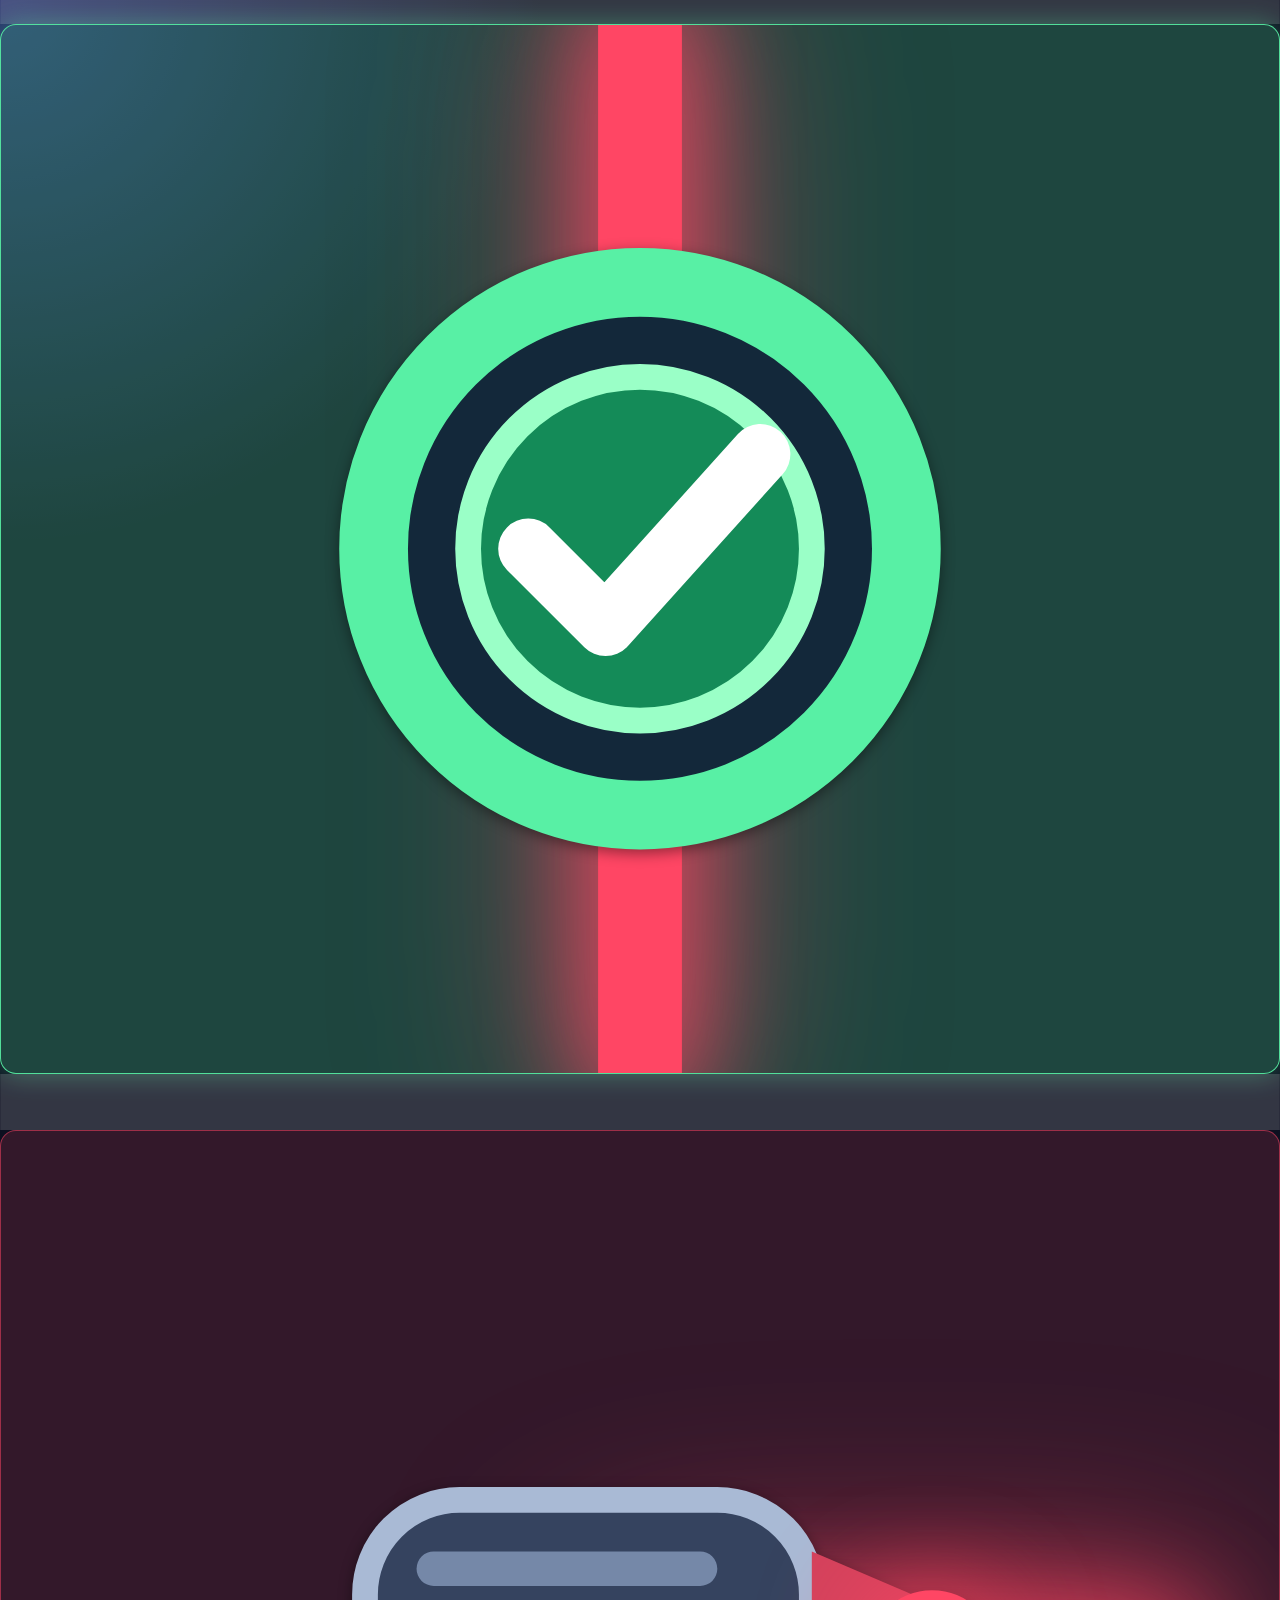
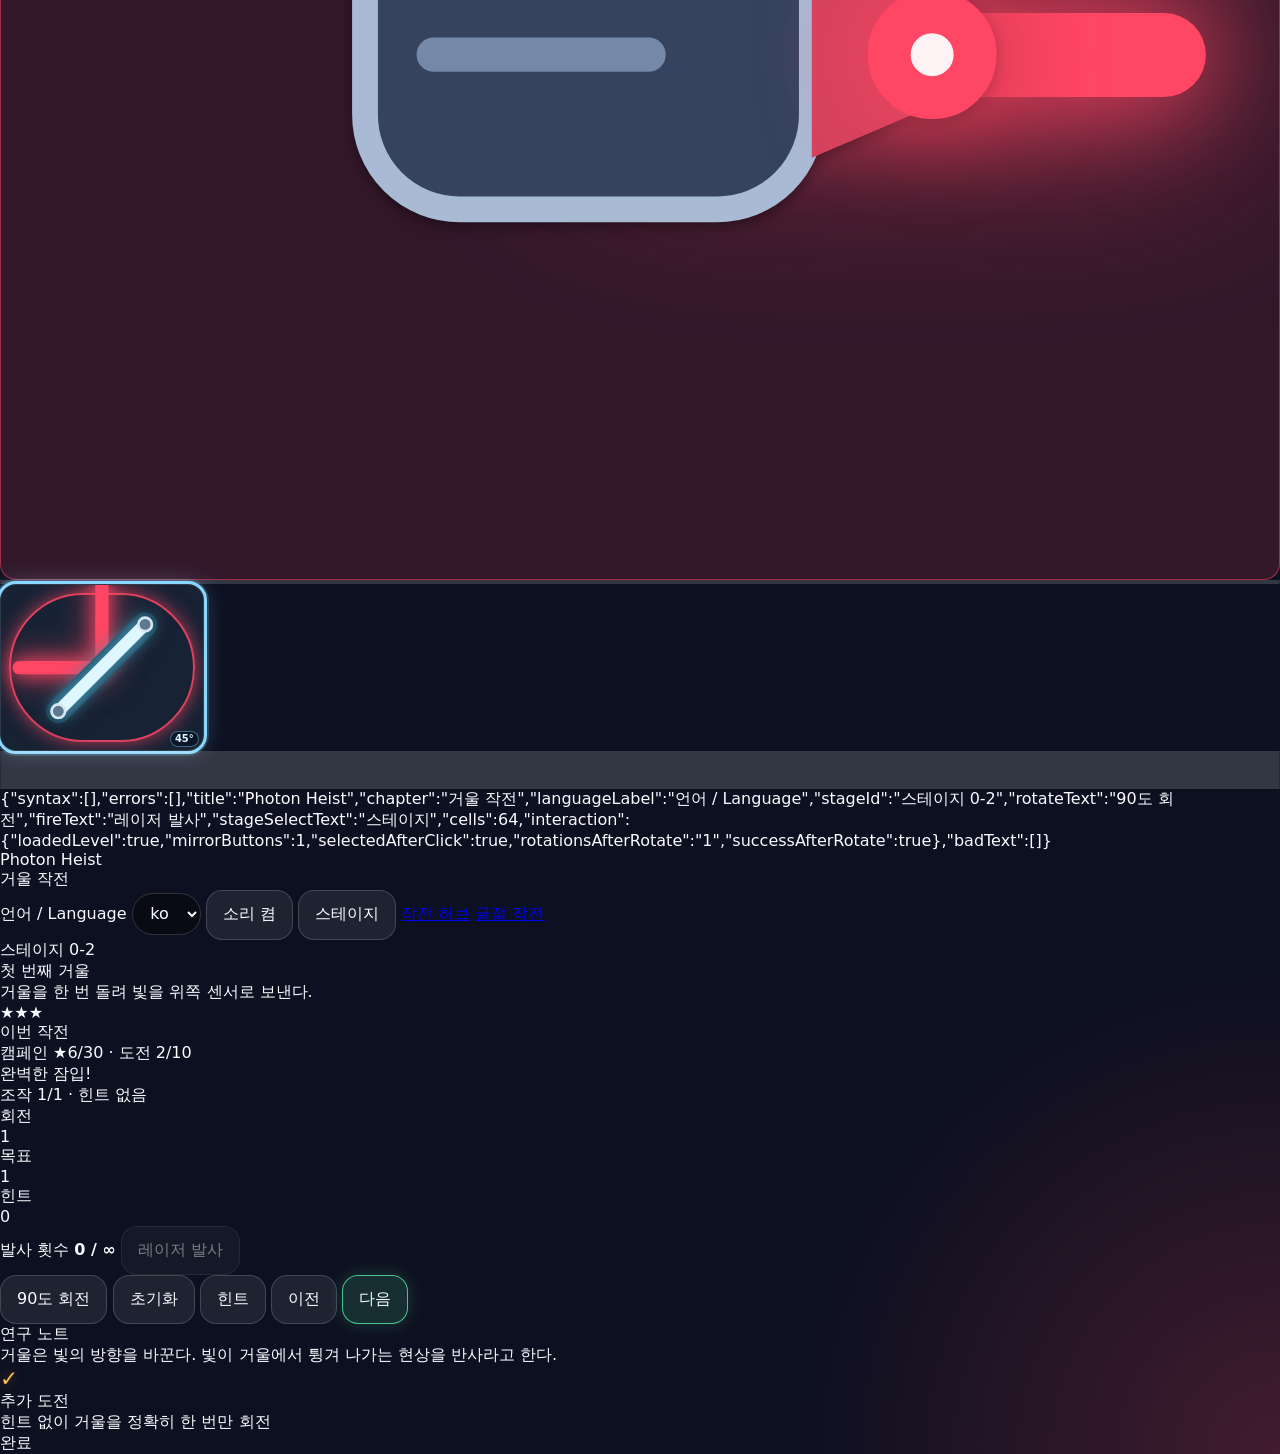
<file: games/photon_heist/tests/runtime_probe.html>
<!doctype html>
<html lang="en">
<head>
  <meta charset="utf-8">
  <title>Photon Heist Runtime Probe</title>
  <script>
    window.__probeErrors = [];
    window.__probeSyntax = [];
    window.__probeCurrentScript = "inline";
    function probeSyntax(name, url) {
      if (window.location.protocol === "file:") return;
      try {
        var xhr = new XMLHttpRequest();
        xhr.open("GET", url, false);
        xhr.send(null);
        new Function(xhr.responseText);
      } catch (error) {
        window.__probeSyntax.push(name + " | " + error.name + " | " + error.message);
      }
    }
    [
      ["streamlit_bridge.js", "../src/streamlit_bridge.js?v=20260710c"],
      ["i18n.js", "../src/i18n.js?v=20260710c"],
      ["levels.js", "../src/levels.js?v=20260710c"],
      ["text_fixes.js", "../src/text_fixes.js?v=20260710c"],
      ["raycaster.js", "../src/raycaster.js?v=20260710c"],
      ["renderer.js", "../src/renderer.js?v=20260710c"],
      ["game.js", "../src/game.js?v=20260710c"]
    ].forEach(function (item) { probeSyntax(item[0], item[1]); });
    window.addEventListener("error", function (event) {
      window.__probeErrors.push([
        window.__probeCurrentScript,
        event.message,
        event.filename,
        event.lineno,
        event.colno
      ].join(" | "));
    });
    window.addEventListener("load", function () {
      window.setTimeout(function () {
        var output = document.getElementById("probeOutput");
        var board = document.getElementById("board");
        var interaction = {
          loadedLevel: false,
          mirrorButtons: -1,
          selectedAfterClick: false,
          rotationsAfterRotate: null,
          successAfterRotate: false
        };
        try {
          if (typeof loadLevel === "function") {
            loadLevel(1);
            interaction.loadedLevel = document.getElementById("stageId").textContent.indexOf("0-2") !== -1;
            var mirror = board ? board.querySelector(".cell.mirror") : null;
            interaction.mirrorButtons = board ? board.querySelectorAll(".cell.mirror").length : -1;
            if (mirror) mirror.click();
            interaction.selectedAfterClick = Boolean(board && board.querySelector(".cell.mirror.selected"));
            var rotateBtn = document.getElementById("rotateBtn");
            if (rotateBtn) rotateBtn.click();
            interaction.rotationsAfterRotate = document.getElementById("rotationsValue").textContent;
            interaction.successAfterRotate = document.getElementById("statusBox").classList.contains("success");
          }
        } catch (error) {
          window.__probeErrors.push("interaction | " + error.name + " | " + error.message);
        }
        var bodyText = document.body ? document.body.textContent : "";
        var badPatterns = ["쨌", "罐", "諛", "怨", "嫄", "援", "鍮", "吏", "痢", "?꾨", "?덉", "?묒", "?뚰", "?좊", "?"];
        var badText = badPatterns.filter(function (pattern) {
          return bodyText.indexOf(pattern) !== -1;
        });
        output.textContent = JSON.stringify({
          syntax: window.__probeSyntax,
          errors: window.__probeErrors,
          title: document.getElementById("gameTitle").textContent,
          chapter: document.getElementById("chapterLabel").textContent,
          languageLabel: document.getElementById("languageLabel").textContent,
          stageId: document.getElementById("stageId").textContent,
          rotateText: document.getElementById("rotateBtn").textContent,
          fireText: document.getElementById("fireMirrorBtn").textContent,
          stageSelectText: document.getElementById("stageSelectBtn").textContent,
          cells: board ? board.querySelectorAll(".cell").length : -1,
          interaction: interaction,
          badText: badText
        });
      }, 250);
    });
  </script>
  <link rel="stylesheet" href="../styles/style.css?v=20260710c">
</head>
<body>
  <main>
    <div id="board"></div>
    <div id="probeOutput">pending</div>
  </main>
  <div id="gameTitle"></div>
  <div id="chapterLabel"></div>
  <label id="languageLabel"></label>
  <select id="languageSelect"><option value="ko">ko</option><option value="en">en</option></select>
  <button id="soundBtn"></button>
  <button id="stageSelectBtn"></button>
  <a id="hubLink"></a>
  <a id="glassRouteLink"></a>
  <div id="stageId"></div>
  <div id="stageTitle"></div>
  <div id="stageIntro"></div>
  <div id="stars"></div>
  <div id="currentStarsLabel"></div>
  <div id="campaignProgress"></div>
  <div id="statusBox"></div>
  <div id="statusTitle"></div>
  <div id="statusText"></div>
  <div id="rotationsLabel"></div>
  <div id="rotationsValue"></div>
  <div id="targetLabel"></div>
  <div id="targetValue"></div>
  <div id="hintUsedLabel"></div>
  <div id="hintUsedValue"></div>
  <div id="mirrorShotControl"></div>
  <span id="mirrorShotsLabel"></span>
  <strong id="mirrorShotsValue"></strong>
  <button id="fireMirrorBtn"></button>
  <div id="objectiveTracker"></div>
  <div id="objectiveTrackerLabel"></div>
  <div id="objectiveSteps"></div>
  <button id="rotateBtn"></button>
  <button id="resetBtn"></button>
  <button id="hintBtn"></button>
  <button id="prevBtn"></button>
  <button id="nextBtn"></button>
  <div id="noteTitle"></div>
  <div id="noteText"></div>
  <div id="effectLayer"></div>
  <dialog id="stageModal"><div id="stageModalEyebrow"></div><div id="stageModalTitle"></div><div id="progressSummary"></div><div id="stageSelectGrid"></div><button id="closeStageModalBtn"></button><button id="resetProgressBtn"></button></dialog>
  <div id="challengeStrip"><span class="challenge-icon"></span></div>
  <div id="challengeLabel"></div>
  <div id="challengeText"></div>
  <div id="challengeStatus"></div>
  <dialog id="chapterModal"><div id="chapterCompleteEyebrow"></div><div id="chapterCompleteTitle"></div><div id="chapterCompleteText"></div><div id="chapterStarsLabel"></div><div id="chapterStarsValue"></div><div id="chapterChallengesLabel"></div><div id="chapterChallengesValue"></div><button id="chapterMapBtn"></button><button id="closeChapterBtn"></button></dialog>
  <script>window.__probeCurrentScript = "streamlit_bridge.js";</script>
  <script src="../src/streamlit_bridge.js?v=20260710c"></script>
  <script>window.__probeCurrentScript = "i18n.js";</script>
  <script src="../src/i18n.js?v=20260710c"></script>
  <script>window.__probeCurrentScript = "levels.js";</script>
  <script src="../src/levels.js?v=20260710c"></script>
  <script>window.__probeCurrentScript = "text_fixes.js";</script>
  <script src="../src/text_fixes.js?v=20260710c"></script>
  <script>window.__probeCurrentScript = "raycaster.js";</script>
  <script src="../src/raycaster.js?v=20260710c"></script>
  <script>window.__probeCurrentScript = "renderer.js";</script>
  <script src="../src/renderer.js?v=20260710c"></script>
  <script>window.__probeCurrentScript = "game.js";</script>
  <script src="../src/game.js?v=20260710c"></script>
  <script>window.__probeCurrentScript = "after-game";</script>
</body>
</html>
</file>
<file: games/photon_heist/styles/style.css>
:root {
  --bg: #0d1020;
  --card: rgba(255, 255, 255, 0.08);
  --card-strong: rgba(255, 255, 255, 0.13);
  --text: #f8fbff;
  --muted: #b7c2d8;
  --line: rgba(255, 255, 255, 0.16);
  --laser: #ff4664;
  --success: #58f0a5;
  --warning: #ffbf4d;
  --tile: rgba(255, 255, 255, 0.06);
  --tile-hover: rgba(255, 255, 255, 0.12);
  --selected: #8ad8ff;
  --shadow: 0 20px 60px rgba(0, 0, 0, 0.35);
  font-family: Inter, ui-sans-serif, system-ui, -apple-system, BlinkMacSystemFont, "Segoe UI", "Noto Sans KR", sans-serif;
}

* { box-sizing: border-box; }

body {
  margin: 0;
  min-height: 100vh;
  background:
    radial-gradient(circle at top left, rgba(91, 116, 255, 0.34), transparent 34rem),
    radial-gradient(circle at bottom right, rgba(255, 70, 100, 0.22), transparent 30rem),
    var(--bg);
  color: var(--text);
}

button, select {
  font: inherit;
}

button {
  border: 1px solid var(--line);
  color: var(--text);
  background: var(--card);
  border-radius: 16px;
  padding: 0.82rem 1rem;
  cursor: pointer;
  min-height: 46px;
  transition: transform 150ms ease, background 150ms ease, border-color 150ms ease;
}

button:hover, button:focus-visible {
  background: var(--card-strong);
  border-color: rgba(255, 255, 255, 0.34);
  transform: translateY(-1px);
}

button:disabled {
  opacity: 0.45;
  cursor: not-allowed;
  transform: none;
}

button.primary {
  background: linear-gradient(135deg, #5e7cff, #ff4664);
  border: none;
  font-weight: 800;
}

select {
  border: 1px solid var(--line);
  border-radius: 999px;
  padding: 0.58rem 0.85rem;
  color: var(--text);
  background: rgba(0, 0, 0, 0.35);
}

.app-shell {
  width: min(1120px, 94vw);
  margin: 0 auto;
  padding: 22px 0 42px;
}

.topbar,
.mission-card,
.note-card,
.panel {
  background: var(--card);
  border: 1px solid var(--line);
  border-radius: 26px;
  box-shadow: var(--shadow);
  backdrop-filter: blur(20px);
}

.topbar {
  display: flex;
  justify-content: space-between;
  align-items: center;
  gap: 1rem;
  padding: 22px;
}

.eyebrow, .stage-id {
  margin: 0 0 0.2rem;
  color: var(--muted);
  font-size: 0.82rem;
  letter-spacing: 0.08em;
  text-transform: uppercase;
  font-weight: 800;
}

h1, h2, h3, p { margin-top: 0; }

h1 {
  margin-bottom: 0;
  font-size: clamp(1.45rem, 4vw, 2.4rem);
  line-height: 1.08;
}

h2 {
  margin-bottom: 0;
  font-size: clamp(1.18rem, 3vw, 1.75rem);
}

.language-control {
  display: grid;
  gap: 0.35rem;
  color: var(--muted);
  font-size: 0.88rem;
  white-space: nowrap;
}

.header-controls {
  display: flex;
  align-items: flex-end;
  justify-content: flex-end;
  flex-wrap: wrap;
  gap: 8px;
}

.sound-toggle,
.stage-select-toggle,
.glass-route-link {
  min-height: 40px;
  padding: 0.58rem 0.8rem;
  border-radius: 999px;
  color: var(--muted);
  white-space: nowrap;
}

.glass-route-link {
  display: inline-flex;
  align-items: center;
  text-decoration: none;
  color: #dff7ff;
  border-color: rgba(94, 196, 255, 0.4);
  background: rgba(94, 196, 255, 0.08);
}

.glass-route-link:hover,
.glass-route-link:focus-visible { background: rgba(94, 196, 255, 0.16); }

.stage-select-toggle {
  color: var(--text);
  border-color: rgba(138, 216, 255, 0.35);
}

.sound-toggle[aria-pressed="false"] {
  opacity: 0.72;
}

.mission-card {
  margin-top: 16px;
  padding: 20px 22px;
}

.mission-header {
  display: flex;
  justify-content: space-between;
  align-items: start;
  gap: 1rem;
}

.mission-intro {
  margin: 0.8rem 0 0;
  color: var(--muted);
  line-height: 1.65;
}

.challenge-strip {
  display: grid;
  grid-template-columns: auto 1fr auto;
  align-items: center;
  gap: 10px;
  margin-top: 14px;
  padding: 10px 12px;
  border: 1px solid rgba(255, 191, 77, 0.24);
  border-radius: 16px;
  background: rgba(255, 191, 77, 0.055);
}

.challenge-icon {
  color: var(--warning);
  font-size: 1.35rem;
  filter: drop-shadow(0 0 6px rgba(255, 191, 77, 0.45));
}

.challenge-strip strong {
  display: block;
  margin-bottom: 2px;
  color: #ffe0a1;
  font-size: 0.78rem;
}

.challenge-strip p {
  margin: 0;
  color: var(--muted);
  font-size: 0.85rem;
  line-height: 1.4;
}

.challenge-status {
  color: var(--warning);
  font-size: 0.75rem;
  font-weight: 800;
  white-space: nowrap;
}

.challenge-strip.complete {
  border-color: rgba(88, 240, 165, 0.38);
  background: rgba(88, 240, 165, 0.07);
}

.challenge-strip.complete .challenge-icon,
.challenge-strip.complete .challenge-status { color: var(--success); }

.stars {
  font-size: clamp(1.4rem, 4vw, 2rem);
  letter-spacing: 0.06em;
  color: var(--warning);
  text-shadow: 0 0 18px rgba(255, 191, 77, 0.42);
  white-space: nowrap;
}

.mission-score {
  display: grid;
  justify-items: end;
  gap: 2px;
  text-align: right;
}

.score-caption {
  color: var(--muted);
  font-size: 0.68rem;
  font-weight: 800;
  letter-spacing: 0.06em;
  text-transform: uppercase;
}

.campaign-progress {
  margin-top: 3px;
  padding: 4px 8px;
  border: 1px solid rgba(255, 191, 77, 0.24);
  border-radius: 999px;
  color: #ffe0a1;
  background: rgba(255, 191, 77, 0.07);
  font-size: 0.72rem;
  font-weight: 800;
  white-space: nowrap;
}

.game-area {
  display: grid;
  grid-template-columns: minmax(320px, 1fr) 330px;
  gap: 16px;
  margin-top: 16px;
  align-items: start;
}

.board-wrap {
  position: relative;
  background: rgba(0, 0, 0, 0.24);
  border: 1px solid var(--line);
  border-radius: 30px;
  padding: clamp(10px, 2vw, 18px);
  box-shadow: inset 0 0 40px rgba(0, 0, 0, 0.28), var(--shadow);
}

.effect-layer {
  position: absolute;
  inset: 0;
  z-index: 8;
  display: grid;
  place-items: center;
  overflow: hidden;
  border-radius: inherit;
  pointer-events: none;
}

.effect-banner {
  position: absolute;
  z-index: 2;
  padding: 0.75rem 1.15rem;
  border: 1px solid currentColor;
  border-radius: 999px;
  background: rgba(10, 15, 30, 0.9);
  font-size: clamp(1rem, 3vw, 1.55rem);
  letter-spacing: 0.04em;
  box-shadow: 0 12px 35px rgba(0, 0, 0, 0.38);
  animation: effect-banner-pop 1.35s ease-out forwards;
}

.effect-banner.success {
  color: var(--success);
  text-shadow: 0 0 16px rgba(88, 240, 165, 0.75);
}

.effect-banner.alarm {
  color: var(--laser);
  text-shadow: 0 0 16px rgba(255, 70, 100, 0.8);
  animation-duration: 0.75s;
}

.success-particle {
  --particle-angle: 0deg;
  --particle-distance: 100px;
  --particle-delay: 0ms;
  position: absolute;
  left: 50%;
  top: 50%;
  width: 8px;
  height: 8px;
  border-radius: 2px 999px 999px;
  background: var(--success);
  box-shadow: 0 0 10px var(--success);
  opacity: 0;
  transform: translate(-50%, -50%) rotate(var(--particle-angle));
  animation: particle-burst 850ms var(--particle-delay) cubic-bezier(0.16, 0.75, 0.35, 1) forwards;
}

.board {
  width: min(100%, 620px);
  aspect-ratio: 1 / 1;
  margin: 0 auto;
  display: grid;
  grid-template-columns: repeat(8, 1fr);
  grid-template-rows: repeat(8, 1fr);
  gap: 7px;
}

.cell {
  position: relative;
  padding: 0;
  border: 1px solid rgba(255, 255, 255, 0.11);
  background: var(--tile);
  border-radius: clamp(8px, 1.4vw, 16px);
  display: grid;
  place-items: center;
  color: var(--text);
  overflow: hidden;
  user-select: none;
  min-width: 0;
  min-height: 0;
}

.cell.mirror {
  cursor: pointer;
  background: rgba(138, 216, 255, 0.09);
}

.cell.mirror:hover { background: var(--tile-hover); }
.cell.mirror:hover,
.cell.mirror:focus-visible { transform: none; }

.cell.selected {
  outline: 3px solid var(--selected);
  box-shadow: 0 0 0 5px rgba(138, 216, 255, 0.18), 0 0 25px rgba(138, 216, 255, 0.3);
}

.object-icon {
  position: relative;
  z-index: 3;
  width: 82%;
  height: 82%;
  overflow: visible;
  filter: drop-shadow(0 4px 7px rgba(0, 0, 0, 0.42));
}

.beam-layer {
  position: absolute;
  inset: 0;
  z-index: 1;
  width: 100%;
  height: 100%;
  pointer-events: none;
  overflow: hidden;
}

.beam-line {
  fill: none;
  stroke: var(--laser);
  stroke-width: 8;
  stroke-linecap: round;
  stroke-linejoin: round;
  filter: drop-shadow(0 0 5px var(--laser)) drop-shadow(0 0 9px rgba(255, 70, 100, 0.72));
}

.mirror-shadow {
  stroke: #18374b;
  stroke-width: 18;
  stroke-linecap: round;
}

.mirror-glass {
  stroke: #dff7ff;
  stroke-width: 9;
  stroke-linecap: round;
  filter: drop-shadow(0 0 7px #67d7ff);
}

.cell.stowed-mirror {
  background: linear-gradient(145deg, rgba(91, 108, 137, 0.16), rgba(28, 34, 50, 0.8));
  border-style: dashed;
  border-color: rgba(132, 158, 194, 0.38);
}

.mirror-slot {
  fill: none;
  stroke: rgba(142, 174, 214, 0.72);
  stroke-width: 5;
  stroke-linecap: round;
}

.mirror-slot-detail {
  fill: none;
  stroke: rgba(142, 174, 214, 0.46);
  stroke-width: 4;
  stroke-linecap: round;
}

.stowed-badge {
  color: #aabbd4;
  border-color: rgba(142, 174, 214, 0.36);
  background: rgba(13, 20, 34, 0.88);
}

.cell.key-sensor {
  background: radial-gradient(circle, rgba(255, 202, 75, 0.16), rgba(34, 30, 24, 0.72));
  border-color: rgba(255, 202, 75, 0.5);
}

.key-sensor-icon .sensor-ring {
  fill: rgba(255, 202, 75, 0.12);
  stroke: #ffca4b;
  stroke-width: 7;
  filter: drop-shadow(0 0 8px rgba(255, 202, 75, 0.68));
}

.key-head {
  fill: none;
  stroke: #fff0a8;
  stroke-width: 7;
}

.key-mark {
  fill: none;
  stroke: #fff0a8;
  stroke-width: 7;
  stroke-linecap: round;
  stroke-linejoin: round;
}

.cell.secondary-key {
  background: radial-gradient(circle, rgba(69, 225, 238, 0.16), rgba(20, 35, 43, 0.72));
  border-color: rgba(69, 225, 238, 0.52);
}

.secondary-key-icon .sensor-ring {
  fill: rgba(69, 225, 238, 0.12);
  stroke: #45e1ee;
  filter: drop-shadow(0 0 8px rgba(69, 225, 238, 0.68));
}

.secondary-key-icon .key-head,
.secondary-key-icon .key-mark {
  stroke: #bdfaff;
}

.mirror-mount {
  fill: #5d7891;
  stroke: #d5e8f2;
  stroke-width: 2;
}

.angle-badge {
  position: absolute;
  right: 4px;
  bottom: 3px;
  z-index: 4;
  padding: 2px 4px;
  border: 1px solid rgba(138, 216, 255, 0.42);
  border-radius: 999px;
  color: #dff7ff;
  background: rgba(8, 20, 38, 0.82);
  font-size: clamp(0.42rem, 1.1vw, 0.62rem);
  font-weight: 800;
  line-height: 1;
}

.laser-body {
  fill: #35435f;
  stroke: #a9bad5;
  stroke-width: 3;
}

.laser-detail {
  fill: none;
  stroke: #7588a8;
  stroke-width: 4;
  stroke-linecap: round;
}

.laser-nozzle { fill: #d4425c; }
.laser-aperture {
  fill: #fff2f4;
  stroke: #ff4664;
  stroke-width: 5;
  filter: drop-shadow(0 0 6px #ff4664);
}

.laser-icon.dir-D { transform: rotate(90deg); }
.laser-icon.dir-L { transform: rotate(180deg); }
.laser-icon.dir-U { transform: rotate(270deg); }

.sensor-ring {
  stroke-width: 8;
  fill: #13283a;
}

.sensor-core { stroke-width: 3; }
.sensor-mark {
  fill: none;
  stroke: white;
  stroke-width: 7;
  stroke-linecap: round;
  stroke-linejoin: round;
}

.sensor-icon.goal .sensor-ring { stroke: #58f0a5; }
.sensor-icon.goal .sensor-core { fill: #148b58; stroke: #9affc7; }
.sensor-icon.fake .sensor-ring { stroke: #ff4664; }
.sensor-icon.fake .sensor-core { fill: #a51e38; stroke: #ff9aaa; }

.wall-bricks {
  fill: rgba(150, 164, 187, 0.25);
  stroke: #b9c4d5;
  stroke-width: 4;
  stroke-linejoin: round;
}

.cell.wall {
  background:
    linear-gradient(135deg, rgba(255,255,255,0.13), rgba(255,255,255,0.03)),
    repeating-linear-gradient(45deg, rgba(255,255,255,0.10) 0 4px, transparent 4px 9px);
  border-color: rgba(255, 255, 255, 0.2);
}

.cell.laser-source {
  background: rgba(255, 70, 100, 0.16);
  border-color: rgba(255, 70, 100, 0.52);
}

.cell.laser-source.rotatable {
  cursor: pointer;
  background: linear-gradient(145deg, rgba(255, 70, 100, 0.2), rgba(94, 124, 255, 0.12));
}

.cell.laser-source.rotatable:hover,
.cell.laser-source.rotatable:focus-visible {
  border-color: rgba(138, 216, 255, 0.8);
  transform: none;
}

.object-action-badge {
  position: absolute;
  right: 4px;
  top: 4px;
  z-index: 4;
  width: 20px;
  height: 20px;
  display: grid;
  place-items: center;
  border: 1px solid rgba(138, 216, 255, 0.55);
  border-radius: 50%;
  color: #dff7ff;
  background: rgba(8, 20, 38, 0.86);
  font-size: 0.75rem;
  font-weight: 900;
  line-height: 1;
}

.cell.sensor {
  background: rgba(88, 240, 165, 0.09);
  border-color: rgba(88, 240, 165, 0.28);
}

.cell.sensor.active {
  background: rgba(88, 240, 165, 0.24);
  border-color: rgba(88, 240, 165, 0.9);
  box-shadow: 0 0 28px rgba(88, 240, 165, 0.36);
}

.board.success-burst .cell.sensor.active .sensor-icon {
  animation: sensor-unlock 700ms ease-out;
}

.cell.fake-sensor {
  background: rgba(255, 70, 100, 0.08);
  border-color: rgba(255, 70, 100, 0.3);
}

.cell.fake-sensor.alarm {
  background: rgba(255, 70, 100, 0.28);
  box-shadow: 0 0 28px rgba(255, 70, 100, 0.42);
}

.cell.mirror.hit::after {
  content: "";
  position: absolute;
  inset: 8px;
  border-radius: 999px;
  border: 2px solid rgba(255, 70, 100, 0.85);
  box-shadow: 0 0 18px rgba(255, 70, 100, 0.7);
  z-index: 2;
}

.panel {
  padding: 18px;
  display: grid;
  gap: 14px;
}

.status-box {
  border: 1px solid var(--line);
  background: rgba(0, 0, 0, 0.20);
  border-radius: 20px;
  padding: 16px;
}

.status-box strong {
  display: block;
  margin-bottom: 0.4rem;
  font-size: 1.1rem;
}

.status-box p {
  margin: 0;
  color: var(--muted);
  line-height: 1.55;
}

.status-box.success {
  border-color: rgba(88, 240, 165, 0.55);
  box-shadow: 0 0 28px rgba(88, 240, 165, 0.13);
}

.status-box.alarm {
  border-color: rgba(255, 70, 100, 0.6);
  box-shadow: 0 0 28px rgba(255, 70, 100, 0.13);
}

.stats-grid {
  display: grid;
  grid-template-columns: repeat(3, 1fr);
  gap: 8px;
}

.stats-grid div {
  border: 1px solid var(--line);
  background: rgba(255,255,255,0.05);
  border-radius: 18px;
  padding: 12px 10px;
  text-align: center;
}

.stats-grid span {
  display: block;
  color: var(--muted);
  font-size: 0.76rem;
  margin-bottom: 0.3rem;
}

.stats-grid strong {
  font-size: 1.15rem;
}

.controls,
.level-controls {
  display: grid;
  gap: 8px;
}

.controls {
  grid-template-columns: 1fr 1fr 1fr;
}

.controls button {
  padding-inline: 0.5rem;
  font-size: 0.92rem;
  white-space: nowrap;
}

.mirror-shot-control {
  display: grid;
  grid-template-columns: 1fr 1.35fr;
  gap: 8px;
}

.mirror-shot-control[hidden] { display: none; }
.mirror-shot-control > div {
  display: grid;
  place-content: center;
  text-align: center;
  border: 1px solid rgba(255, 191, 77, 0.3);
  border-radius: 16px;
  background: rgba(255, 191, 77, 0.07);
}
.mirror-shot-control span { color: var(--muted); font-size: 0.72rem; }
.mirror-shot-control strong { color: var(--warning); }
.mirror-fire-button {
  color: #fff5d7;
  border-color: rgba(255, 191, 77, 0.55);
  background: linear-gradient(135deg, #d47f24, #ff4664);
  font-weight: 900;
}

.objective-tracker {
  display: grid;
  gap: 7px;
  padding: 10px 12px;
  border: 1px solid rgba(138, 216, 255, 0.2);
  border-radius: 16px;
  background: rgba(9, 15, 29, 0.5);
}

.objective-tracker[hidden] { display: none; }
.objective-tracker-label { color: var(--muted); font-size: 0.72rem; font-weight: 800; }
.objective-steps { display: flex; align-items: center; gap: 5px; }
.objective-step { display: flex; min-width: 0; align-items: center; gap: 4px; color: #718099; font-size: 0.72rem; font-weight: 800; }
.objective-symbol { display: grid; width: 19px; height: 19px; place-items: center; border: 1px solid currentColor; border-radius: 50%; font-size: 0.62rem; }
.objective-step.current { color: #fff3b0; }
.objective-step.current .objective-symbol { box-shadow: 0 0 10px rgba(255, 202, 75, 0.48); }
.objective-step.current.objective-q { color: #9af7ff; }
.objective-step.current.objective-s { color: #79f4b5; }
.objective-step.complete { color: #58f0a5; }
.objective-arrow { color: #536078; font-size: 0.8rem; }

.ghost-beam-layer .beam-line {
  stroke: rgba(119, 214, 255, 0.42);
  stroke-width: 6;
  stroke-dasharray: 10 10;
  filter: none;
}

.level-controls {
  grid-template-columns: 1fr 1fr;
}

#nextBtn.ready,
#nextGlassBtn.ready {
  border-color: rgba(88, 240, 165, 0.78);
  background: rgba(88, 240, 165, 0.14);
  box-shadow: 0 0 18px rgba(88, 240, 165, 0.2);
  animation: next-ready 1.6s ease-in-out infinite;
}

.note-card {
  margin-top: 16px;
  padding: 20px 22px;
}

.note-card h3 { margin-bottom: 0.45rem; }
.note-card p {
  margin-bottom: 0;
  color: var(--muted);
  line-height: 1.7;
}

body.modal-open { overflow: hidden; }

.modal-backdrop {
  position: fixed;
  inset: 0;
  z-index: 100;
  display: grid;
  place-items: center;
  padding: clamp(12px, 3vw, 28px);
  background: rgba(4, 7, 18, 0.8);
  backdrop-filter: blur(10px);
}

.modal-backdrop[hidden] { display: none; }

.stage-select-card {
  width: min(820px, 100%);
  max-height: min(90vh, 760px);
  overflow: auto;
  padding: clamp(18px, 3vw, 28px);
  border: 1px solid rgba(138, 216, 255, 0.28);
  border-radius: 28px;
  color: var(--text);
  background:
    radial-gradient(circle at top right, rgba(94, 124, 255, 0.2), transparent 24rem),
    #151a2c;
  box-shadow: 0 30px 100px rgba(0, 0, 0, 0.6);
  animation: modal-enter 220ms ease-out;
}

.stage-select-header {
  display: flex;
  justify-content: space-between;
  align-items: flex-start;
  gap: 1rem;
  margin-bottom: 20px;
}

.stage-select-header h2 { font-size: clamp(1.4rem, 4vw, 2rem); }

.progress-summary {
  margin: 0.55rem 0 0;
  color: var(--muted);
}

.modal-close {
  flex: 0 0 auto;
  width: 44px;
  min-height: 44px;
  padding: 0;
  border-radius: 50%;
  font-size: 1.6rem;
  line-height: 1;
}

.stage-select-grid {
  display: grid;
  grid-template-columns: repeat(auto-fit, minmax(135px, 1fr));
  gap: 10px;
}

.stage-select-item {
  min-height: 145px;
  padding: 14px;
  border-radius: 18px;
  display: grid;
  grid-template-rows: auto 1fr auto auto auto;
  gap: 8px;
  text-align: left;
  background: rgba(255, 255, 255, 0.055);
}

.stage-select-item:hover,
.stage-select-item:focus-visible { transform: translateY(-2px); }

.stage-select-item-top {
  display: flex;
  justify-content: space-between;
  gap: 8px;
  color: var(--muted);
  font-size: 0.72rem;
  font-weight: 800;
  letter-spacing: 0.05em;
  text-transform: uppercase;
}

.stage-select-item strong {
  align-self: center;
  font-size: 1rem;
  line-height: 1.3;
}

.stage-best-stars {
  color: var(--warning);
  letter-spacing: 0.05em;
}

.stage-best-performance {
  min-height: 1em;
  color: #b9c8dc;
  font-size: 0.72rem;
  font-weight: 750;
}

.stage-select-item small {
  min-height: 1em;
  color: var(--selected);
  font-weight: 700;
}

.stage-select-item.complete {
  border-color: rgba(88, 240, 165, 0.45);
  background: rgba(88, 240, 165, 0.08);
}

.stage-select-item.current {
  outline: 2px solid var(--selected);
  box-shadow: 0 0 20px rgba(138, 216, 255, 0.18);
}

.stage-select-item.locked {
  filter: saturate(0.45);
}

.stage-select-footer {
  display: flex;
  justify-content: flex-end;
  margin-top: 18px;
}

.danger-subtle {
  min-height: 40px;
  padding-block: 0.55rem;
  color: #ff9aaa;
  border-color: rgba(255, 70, 100, 0.25);
  background: rgba(255, 70, 100, 0.06);
}

.chapter-complete-card {
  width: min(560px, 100%);
  padding: clamp(24px, 5vw, 42px);
  border: 1px solid rgba(88, 240, 165, 0.38);
  border-radius: 30px;
  text-align: center;
  color: var(--text);
  background:
    radial-gradient(circle at 50% 0%, rgba(88, 240, 165, 0.2), transparent 20rem),
    radial-gradient(circle at 100% 100%, rgba(94, 124, 255, 0.2), transparent 18rem),
    #151a2c;
  box-shadow: 0 30px 110px rgba(0, 0, 0, 0.65), 0 0 50px rgba(88, 240, 165, 0.08);
  animation: modal-enter 260ms ease-out;
}

.chapter-emblem {
  width: 76px;
  height: 76px;
  margin: 0 auto 18px;
  display: grid;
  place-items: center;
  border: 2px solid var(--success);
  border-radius: 50%;
  color: var(--success);
  background: rgba(88, 240, 165, 0.1);
  font-size: 2.5rem;
  box-shadow: 0 0 30px rgba(88, 240, 165, 0.3);
  animation: chapter-emblem 2.2s ease-in-out infinite;
}

.chapter-complete-card h2 {
  margin-bottom: 0.75rem;
  font-size: clamp(1.65rem, 5vw, 2.4rem);
}

.chapter-complete-text {
  max-width: 42ch;
  margin: 0 auto 22px;
  color: var(--muted);
  line-height: 1.65;
}

.chapter-results {
  display: grid;
  grid-template-columns: 1fr 1fr;
  gap: 10px;
  margin-bottom: 20px;
}

.chapter-results div {
  padding: 15px 12px;
  border: 1px solid var(--line);
  border-radius: 18px;
  background: rgba(255, 255, 255, 0.055);
}

.chapter-results span {
  display: block;
  margin-bottom: 5px;
  color: var(--muted);
  font-size: 0.78rem;
}

.chapter-results strong {
  color: var(--warning);
  font-size: 1.35rem;
}

.chapter-actions {
  display: grid;
  grid-template-columns: 1fr 1fr;
  gap: 8px;
}

@keyframes pop {
  0% { transform: scale(0.96); }
  70% { transform: scale(1.02); }
  100% { transform: scale(1); }
}

@keyframes effect-banner-pop {
  0% { opacity: 0; transform: scale(0.65); }
  18% { opacity: 1; transform: scale(1.08); }
  72% { opacity: 1; transform: scale(1); }
  100% { opacity: 0; transform: scale(0.96) translateY(-10px); }
}

@keyframes particle-burst {
  0% { opacity: 0; transform: translate(-50%, -50%) rotate(var(--particle-angle)) translateX(0) scale(0.4); }
  14% { opacity: 1; }
  100% { opacity: 0; transform: translate(-50%, -50%) rotate(var(--particle-angle)) translateX(var(--particle-distance)) scale(0); }
}

@keyframes sensor-unlock {
  0% { transform: scale(0.75) rotate(-12deg); }
  55% { transform: scale(1.22) rotate(6deg); }
  100% { transform: scale(1) rotate(0); }
}

@keyframes alarm-shake {
  0%, 100% { transform: translateX(0); }
  18% { transform: translateX(-8px); }
  36% { transform: translateX(7px); }
  54% { transform: translateX(-5px); }
  72% { transform: translateX(3px); }
}

@keyframes next-ready {
  0%, 100% { box-shadow: 0 0 12px rgba(88, 240, 165, 0.13); }
  50% { box-shadow: 0 0 24px rgba(88, 240, 165, 0.36); }
}

@keyframes modal-enter {
  from { opacity: 0; transform: translateY(12px) scale(0.98); }
  to { opacity: 1; transform: translateY(0) scale(1); }
}

@keyframes chapter-emblem {
  0%, 100% { transform: scale(1) rotate(0); box-shadow: 0 0 24px rgba(88, 240, 165, 0.25); }
  50% { transform: scale(1.06) rotate(8deg); box-shadow: 0 0 42px rgba(88, 240, 165, 0.42); }
}

.board.alarm-shake {
  animation: alarm-shake 430ms ease-out;
}

.pulse { animation: pop 260ms ease-out; }

@media (max-width: 860px) {
  .topbar { align-items: flex-start; }
  .game-area { grid-template-columns: 1fr; }
  .panel { grid-row: 2; }
  .board { gap: 5px; }
  .controls button, .level-controls button { padding-inline: 0.7rem; }
}

@media (max-width: 560px) {
  .app-shell { width: min(100vw - 20px, 520px); padding-top: 10px; }
  .topbar { flex-direction: column; padding: 18px; border-radius: 22px; }
  .header-controls { width: 100%; align-items: flex-end; }
  .language-control { width: 100%; }
  select { width: 100%; }
  .sound-toggle { flex: 0 0 auto; }
  .mission-card, .note-card, .panel { border-radius: 22px; }
  .mission-header { align-items: flex-start; }
  .stars { font-size: 1.25rem; }
  .campaign-progress { font-size: 0.65rem; }
  .board-wrap { border-radius: 22px; padding: 8px; }
  .board { gap: 4px; }
  .cell { border-radius: 9px; }
  .controls { grid-template-columns: 1fr; }
  .stats-grid { grid-template-columns: 1fr 1fr 1fr; }
  .object-icon { width: 88%; height: 88%; }
  .angle-badge { right: 2px; bottom: 2px; padding: 1px 3px; }
  .stage-select-card { border-radius: 22px; }
  .stage-select-grid { grid-template-columns: repeat(2, minmax(0, 1fr)); }
  .stage-select-item { min-height: 132px; padding: 12px; }
  .challenge-strip { grid-template-columns: auto 1fr; }
  .challenge-status { grid-column: 2; }
  .chapter-complete-card { border-radius: 24px; }
  .chapter-actions { grid-template-columns: 1fr; }
}

@media (max-width: 700px) {
  .app-shell {
    width: 920px;
    max-width: none;
    padding: 12px 14px 36px;
  }
  .topbar {
    flex-direction: row;
    align-items: center;
  }
  .header-controls {
    width: auto;
    align-items: flex-end;
    justify-content: flex-end;
  }
  .language-control {
    width: auto;
  }
  select {
    width: auto;
  }
  .sound-toggle {
    flex: 0 0 auto;
  }
  .mission-header {
    flex-direction: row;
  }
  .mission-score {
    justify-items: end;
    text-align: right;
  }
  .game-area {
    grid-template-columns: minmax(540px, 1fr) 300px;
  }
  .panel {
    grid-row: auto;
  }
  .board {
    width: min(100%, 620px);
  }
  .controls {
    grid-template-columns: 1fr 1fr 1fr;
  }
  .level-controls,
  .chapter-actions {
    grid-template-columns: 1fr 1fr;
  }
}

@media (prefers-reduced-motion: reduce) {
  *, *::before, *::after {
    scroll-behavior: auto !important;
    animation-duration: 1ms !important;
    animation-iteration-count: 1 !important;
  }
}
</file>
<file: games/photon_heist/styles/glass.css>
.back-link {
  display: inline-flex;
  align-items: center;
  min-height: 40px;
  padding: 0.55rem 0.85rem;
  border: 1px solid rgba(138, 216, 255, 0.35);
  border-radius: 999px;
  color: var(--text);
  text-decoration: none;
  background: var(--card);
}

.back-link:hover,
.back-link:focus-visible { background: var(--card-strong); }

.glass-layout {
  display: grid;
  grid-template-columns: minmax(360px, 1fr) 330px;
  gap: 16px;
  margin-top: 16px;
  align-items: start;
}

.glass-board-wrap {
  padding: clamp(10px, 2vw, 18px);
  border: 1px solid var(--line);
  border-radius: 30px;
  background: rgba(0, 0, 0, 0.28);
  box-shadow: inset 0 0 45px rgba(0, 0, 0, 0.35), var(--shadow);
}

.glass-board {
  display: block;
  width: min(100%, 680px);
  aspect-ratio: 1;
  margin: 0 auto;
  border-radius: 22px;
  overflow: hidden;
  background: #0b1020;
}

.glass-grid-line { stroke: rgba(255, 255, 255, 0.055); stroke-width: 1; }

/* ── Glass pane ── */
.glass-pane {
  fill: rgba(94, 196, 255, 0.2);
  stroke: #8ad8ff;
  stroke-width: 4;
  filter: drop-shadow(0 0 12px rgba(91, 196, 255, 0.35));
}
/* Water: blue tint with wave-like stroke */
.glass-pane.water {
  fill: rgba(50, 130, 255, 0.22);
  stroke: #5599ff;
  stroke-width: 4;
  stroke-dasharray: 12 5;
  filter: drop-shadow(0 0 14px rgba(50, 130, 255, 0.45));
}

/* ── Danger zone ── */
.danger-zone {
  fill: rgba(255, 60, 60, 0.10);
  stroke: rgba(255, 90, 90, 0.55);
  stroke-width: 2;
  stroke-dasharray: 10 5;
}
.danger-zone.active {
  fill: rgba(255, 60, 60, 0.28);
  stroke: #ff4444;
  stroke-dasharray: none;
  animation: danger-pulse 0.35s ease-in-out infinite alternate;
}
@keyframes danger-pulse {
  from { opacity: 0.75; }
  to   { opacity: 1.0; }
}
.danger-zone-label {
  fill: rgba(255, 130, 130, 0.80);
  font: 700 13px system-ui;
  text-anchor: middle;
  pointer-events: none;
}

/* ── Beams ── */
.refraction-beam {
  fill: none;
  stroke: var(--laser);
  stroke-width: 8;
  stroke-linecap: round;
  filter: drop-shadow(0 0 6px #ff4664) drop-shadow(0 0 12px rgba(255, 70, 100, 0.65));
}
.refraction-beam.in-glass {
  stroke: #ffd05e;
  filter: drop-shadow(0 0 7px rgba(255, 208, 94, 0.75));
}
/* TIR-reflected segment: bright cyan */
.refraction-beam.tir-beam {
  stroke: #a8f0ff;
  stroke-width: 7;
  filter: drop-shadow(0 0 10px rgba(168, 240, 255, 0.9)) drop-shadow(0 0 20px rgba(138, 216, 255, 0.5));
  animation: tir-pulse 0.9s ease-in-out infinite alternate;
}
@keyframes tir-pulse {
  from { opacity: 0.75; }
  to   { opacity: 1.0; }
}

/* ── TIR indicator ring ── */
.tir-flash-ring {
  fill: none;
  stroke: rgba(168, 240, 255, 0.85);
  stroke-width: 3;
  filter: drop-shadow(0 0 8px rgba(168, 240, 255, 1));
}
.tir-label { fill: #a8f0ff !important; }

/* ── Other board elements ── */
.normal-line { stroke: #8ad8ff; stroke-width: 2; stroke-dasharray: 9 7; opacity: 0.9; }
.normal-point { fill: #fff; stroke: #8ad8ff; stroke-width: 3; }
.angle-label { fill: #dff7ff; font: 800 15px system-ui; paint-order: stroke; stroke: #0b1020; stroke-width: 5; }
.glass-source-body { fill: #35435f; stroke: #a9bad5; stroke-width: 3; }
.glass-source-core { fill: #fff2f4; stroke: #ff4664; stroke-width: 5; }
.glass-target-ring { fill: #123a2a; stroke: var(--success); stroke-width: 7; }
.glass-target-mark { fill: none; stroke: white; stroke-width: 6; stroke-linecap: round; stroke-linejoin: round; }
.glass-target.active { filter: drop-shadow(0 0 14px var(--success)); }

/* ── Panel ── */
.glass-medium-label { fill: #dff7ff; font: 700 18px system-ui; text-anchor: middle; pointer-events: none; }
.glass-angle-tag { fill: #b9dff3; font: 800 15px system-ui; text-anchor: middle; pointer-events: none; }

.glass-panel { position: sticky; top: 14px; }
.glass-angle-grid {
  display: grid;
  grid-template-columns: repeat(3, 1fr);
  gap: 8px;
}
.glass-angle-grid div {
  padding: 12px 8px;
  border: 1px solid rgba(138, 216, 255, 0.2);
  border-radius: 18px;
  text-align: center;
  background: rgba(138, 216, 255, 0.055);
}
.glass-angle-grid span { display: block; margin-bottom: 4px; color: var(--muted); font-size: 0.72rem; }
.glass-angle-grid strong { color: #dff7ff; font-size: 1.08rem; }

/* ── Rotate pair buttons ── */
.rotate-pair {
  display: flex;
  gap: 4px;
}
.rotate-pair button {
  flex: 1;
  padding-inline: 0.3rem;
  font-size: 0.9rem;
}

.fine-rotate-pair[hidden] { display: none; }
.fine-rotate-pair button {
  color: #dff7ff;
  border-color: rgba(138, 216, 255, 0.34);
  background: rgba(80, 155, 210, 0.1);
}

.shot-control {
  display: grid;
  grid-template-columns: 1fr 1.35fr;
  gap: 8px;
  align-items: stretch;
}

.prediction-control {
  display: grid;
  gap: 10px;
  padding: 14px;
  border: 1px solid rgba(138, 216, 255, 0.28);
  border-radius: 18px;
  background: rgba(70, 118, 180, 0.08);
}

.prediction-control[hidden] { display: none; }
.prediction-control > strong { line-height: 1.45; }
.prediction-options { display: grid; grid-template-columns: repeat(2, 1fr); gap: 8px; }
.prediction-options button { min-height: 42px; padding: 0.6rem; }
.prediction-options button.selected { border-color: var(--selected); }
.prediction-options button.wrong { border-color: var(--laser); background: rgba(255, 70, 100, 0.14); }
.prediction-control small { min-height: 1.4em; color: var(--warning); line-height: 1.45; }

.shot-control[hidden] { display: none; }

.glass-objective-tracker {
  display: grid;
  gap: 7px;
  padding: 10px 12px;
  border: 1px solid rgba(138, 216, 255, 0.2);
  border-radius: 16px;
  background: rgba(9, 15, 29, 0.5);
}
.glass-objective-tracker[hidden] { display: none; }
.glass-objective-tracker > span { color: var(--muted); font-size: 0.72rem; font-weight: 800; }
.glass-objective-steps { display: flex; align-items: center; gap: 7px; color: #536078; font-size: 0.74rem; }
.glass-objective-step { display: flex; align-items: center; gap: 5px; color: #718099; font-weight: 850; }
.glass-objective-step b { display: grid; width: 19px; height: 19px; place-items: center; border: 1px solid currentColor; border-radius: 50%; font-size: 0.62rem; }
.glass-objective-step.current { color: #ffe28a; }
.glass-objective-step.current b { box-shadow: 0 0 10px rgba(255, 202, 75, 0.48); }
.glass-objective-step.complete { color: #58f0a5; }

.shot-control > div {
  display: grid;
  place-content: center;
  text-align: center;
  border: 1px solid rgba(255, 191, 77, 0.28);
  border-radius: 18px;
  background: rgba(255, 191, 77, 0.06);
}

.shot-control span {
  display: block;
  color: var(--muted);
  font-size: 0.72rem;
}

.shot-control strong { color: var(--warning); }

.fire-button {
  border-color: rgba(255, 191, 77, 0.55);
  color: #fff5d7;
  background: linear-gradient(135deg, #d47f24, #ff4664);
  font-weight: 900;
}

.fire-button:not(:disabled) { animation: fire-ready 1.45s ease-in-out infinite; }

.refraction-beam.planning-beam {
  stroke: rgba(255, 112, 135, 0.65);
  stroke-width: 5;
  stroke-dasharray: 10 8;
  filter: none;
}

.shot-ghost {
  stroke: rgba(119, 214, 255, 0.42);
  stroke-width: 4;
  stroke-dasharray: 7 11;
  pointer-events: none;
}

.shot-ghost.alarm-ghost { stroke: rgba(255, 92, 122, 0.48); }

.shot-ghost-marker circle {
  fill: rgba(16, 26, 48, 0.92);
  stroke: rgba(119, 214, 255, 0.72);
  stroke-width: 2;
}

.shot-ghost-marker text {
  fill: #dff7ff;
  font-size: 13px;
  font-weight: 900;
  text-anchor: middle;
}

.data-shard polygon {
  fill: rgba(255, 191, 77, 0.18);
  stroke: #ffd166;
  stroke-width: 4;
  filter: drop-shadow(0 0 10px rgba(255, 191, 77, 0.65));
}

.data-shard circle { fill: #fff4b0; }

.data-shard text {
  fill: #ffe69a;
  font-size: 13px;
  font-weight: 900;
  text-anchor: middle;
}

.data-shard.collected { opacity: 0.42; }
.data-shard.collected polygon { fill: rgba(83, 240, 164, 0.2); stroke: #53f0a4; }
.data-shard.collected text { fill: #8fffc3; }

.optics-mirror-back {
  stroke: rgba(63, 79, 111, 0.95);
  stroke-width: 18;
  stroke-linecap: round;
}

.optics-mirror-face {
  stroke: #dff7ff;
  stroke-width: 8;
  stroke-linecap: round;
  filter: drop-shadow(0 0 7px rgba(138, 216, 255, 0.72));
}

.refraction-beam.mirror-beam {
  stroke: #ffd166;
  filter: drop-shadow(0 0 7px rgba(255, 209, 102, 0.85));
}

.angle-label.mirror-label { fill: #ffe69a; }

.optics-mirror-label {
  fill: #dff7ff;
  font-size: 18px;
  font-weight: 950;
  text-anchor: middle;
  paint-order: stroke;
  stroke: rgba(7, 15, 30, 0.9);
  stroke-width: 5px;
}

.glass-target.locked { opacity: 0.72; }
.glass-target.locked .glass-target-ring { stroke: #ffd166; stroke-dasharray: 8 7; }

.glass-target-lock {
  fill: #ffd166;
  font-size: 13px;
  font-weight: 950;
  text-anchor: middle;
}

@keyframes fire-ready {
  0%, 100% { box-shadow: 0 0 8px rgba(255, 191, 77, 0.15); }
  50% { box-shadow: 0 0 22px rgba(255, 191, 77, 0.38); }
}

/* ── Stage select trigger & sound btn ── */
.stage-select-trigger {
  min-height: 40px;
  padding: 0.55rem 0.85rem;
  border: 1px solid rgba(138, 216, 255, 0.35);
  border-radius: 999px;
  color: var(--text);
  background: var(--card);
  font-size: 0.9rem;
  cursor: pointer;
}
.stage-select-trigger:hover,
.stage-select-trigger:focus-visible { background: var(--card-strong); }

.sound-btn {
  min-height: 40px;
  padding: 0.55rem 0.85rem;
  border: 1px solid rgba(255, 255, 255, 0.15);
  border-radius: 999px;
  color: var(--muted);
  background: transparent;
  font-size: 0.82rem;
  cursor: pointer;
}
.sound-btn:hover { color: var(--text); }

@media (max-width: 860px) {
  .glass-layout { grid-template-columns: 1fr; }
  .glass-panel { position: static; }
}

@media (max-width: 560px) {
  .glass-topbar .header-controls { align-items: stretch; flex-wrap: wrap; gap: 6px; }
  .back-link { justify-content: center; }
  .glass-board-wrap { padding: 7px; border-radius: 22px; }
  .glass-board { border-radius: 17px; }
  .stage-select-trigger, .sound-btn { font-size: 0.8rem; }
}

@media (max-width: 700px) {
  .glass-topbar {
    flex-direction: row;
    align-items: center;
  }
  .glass-topbar .header-controls {
    width: auto;
    align-items: flex-end;
    justify-content: flex-end;
  }
  .glass-layout {
    grid-template-columns: minmax(560px, 1fr) 300px;
  }
  .glass-panel {
    position: sticky;
  }
  .glass-board {
    width: min(100%, 680px);
  }
}
</file>
<file: games/photon_heist/styles/hub.css>
.hub-shell {
  width: min(1180px, 94vw);
  margin: 0 auto;
  padding: 28px 0 56px;
}

.hub-hero {
  display: flex;
  justify-content: space-between;
  align-items: flex-start;
  gap: 2rem;
  padding: clamp(24px, 4vw, 44px);
  border: 1px solid var(--line);
  border-radius: 34px;
  background:
    linear-gradient(120deg, rgba(94, 124, 255, 0.2), transparent 52%),
    var(--card);
  box-shadow: var(--shadow);
  overflow: hidden;
}

.hub-hero h1 {
  max-width: 700px;
  margin: 0.25rem 0 0.7rem;
  font-size: clamp(1.75rem, 3.2vw, 3rem);
  line-height: 1.08;
  letter-spacing: 0;
}

.hub-hero > div > p:last-child { max-width: 650px; margin: 0; color: var(--muted); font-size: 0.98rem; }
.hub-language { flex: 0 0 auto; }

.hub-summary {
  display: grid;
  grid-template-columns: repeat(3, 1fr);
  gap: 12px;
  margin: 16px 0 38px;
}

.hub-summary > div {
  min-height: 96px;
  display: grid;
  align-content: center;
  gap: 0.28rem;
  padding: 18px 22px;
  border: 1px solid var(--line);
  border-radius: 22px;
  background: var(--card);
}

.hub-summary span { color: var(--muted); font-size: 0.8rem; }
.hub-summary strong { font-size: clamp(1.05rem, 2vw, 1.45rem); }

.hub-section-heading {
  display: flex;
  justify-content: space-between;
  align-items: end;
  gap: 2rem;
  margin-bottom: 18px;
}

.hub-section-heading h2 { margin: 0.15rem 0 0; font-size: 1.65rem; }
.hub-section-heading > p { max-width: 560px; margin: 0; color: var(--muted); text-align: right; }

.chapter-grid { display: grid; grid-template-columns: repeat(2, minmax(0, 1fr)); gap: 16px; }

.chapter-card {
  --chapter-accent: #8ad8ff;
  min-height: 360px;
  display: flex;
  flex-direction: column;
  padding: 24px;
  border: 1px solid var(--line);
  border-radius: 28px;
  background: linear-gradient(145deg, color-mix(in srgb, var(--chapter-accent) 10%, transparent), var(--card) 45%);
  box-shadow: var(--shadow);
}

.chapter-card.locked { opacity: 0.65; filter: saturate(0.62); }
.chapter-card.complete { border-color: color-mix(in srgb, var(--chapter-accent) 65%, transparent); }
.chapter-card-top { display: flex; justify-content: space-between; align-items: center; }
.chapter-number { color: var(--muted); font-size: 0.82rem; font-weight: 800; letter-spacing: 0.16em; }
.chapter-icon { color: var(--chapter-accent); font-size: 2.6rem; line-height: 1; filter: drop-shadow(0 0 12px var(--chapter-accent)); }
.chapter-card h3 { margin: 1.1rem 0 0.25rem; font-size: 1.48rem; line-height: 1.22; }
.chapter-concept { color: var(--chapter-accent); font-size: 0.92rem; }
.chapter-card > p { min-height: 3.3em; color: var(--muted); line-height: 1.65; }

.chapter-progress { margin-top: auto; }
.chapter-progress > div:first-child { display: flex; justify-content: space-between; color: var(--muted); font-size: 0.83rem; }
.chapter-progress-track { height: 7px; margin-top: 8px; overflow: hidden; border-radius: 999px; background: rgba(255,255,255,0.08); }
.chapter-progress-track span { display: block; height: 100%; border-radius: inherit; background: var(--chapter-accent); }

.chapter-card-footer { display: flex; justify-content: space-between; align-items: center; gap: 12px; margin-top: 20px; }
.chapter-status { color: var(--muted); font-size: 0.8rem; }
.chapter-enter,
.chapter-card-footer button {
  min-width: 128px;
  padding: 0.76rem 1rem;
  border: 1px solid color-mix(in srgb, var(--chapter-accent) 55%, transparent);
  border-radius: 14px;
  color: var(--text);
  background: color-mix(in srgb, var(--chapter-accent) 18%, transparent);
  font-weight: 850;
  text-align: center;
  text-decoration: none;
}

.chapter-enter:hover,
.chapter-enter:focus-visible { background: color-mix(in srgb, var(--chapter-accent) 30%, transparent); transform: translateY(-1px); }

@media (max-width: 760px) {
  .hub-hero, .hub-section-heading { align-items: stretch; flex-direction: column; }
  .hub-section-heading > p { text-align: left; }
  .hub-summary { grid-template-columns: 1fr; }
  .chapter-grid { grid-template-columns: 1fr; }
}

@media (max-width: 480px) {
  .hub-hero { padding: 26px 20px; }
  .hub-hero h1 { font-size: 1.95rem; }
  .chapter-card { min-height: 340px; padding: 20px; }
  .chapter-card-footer { align-items: stretch; flex-direction: column; }
}
</file>
